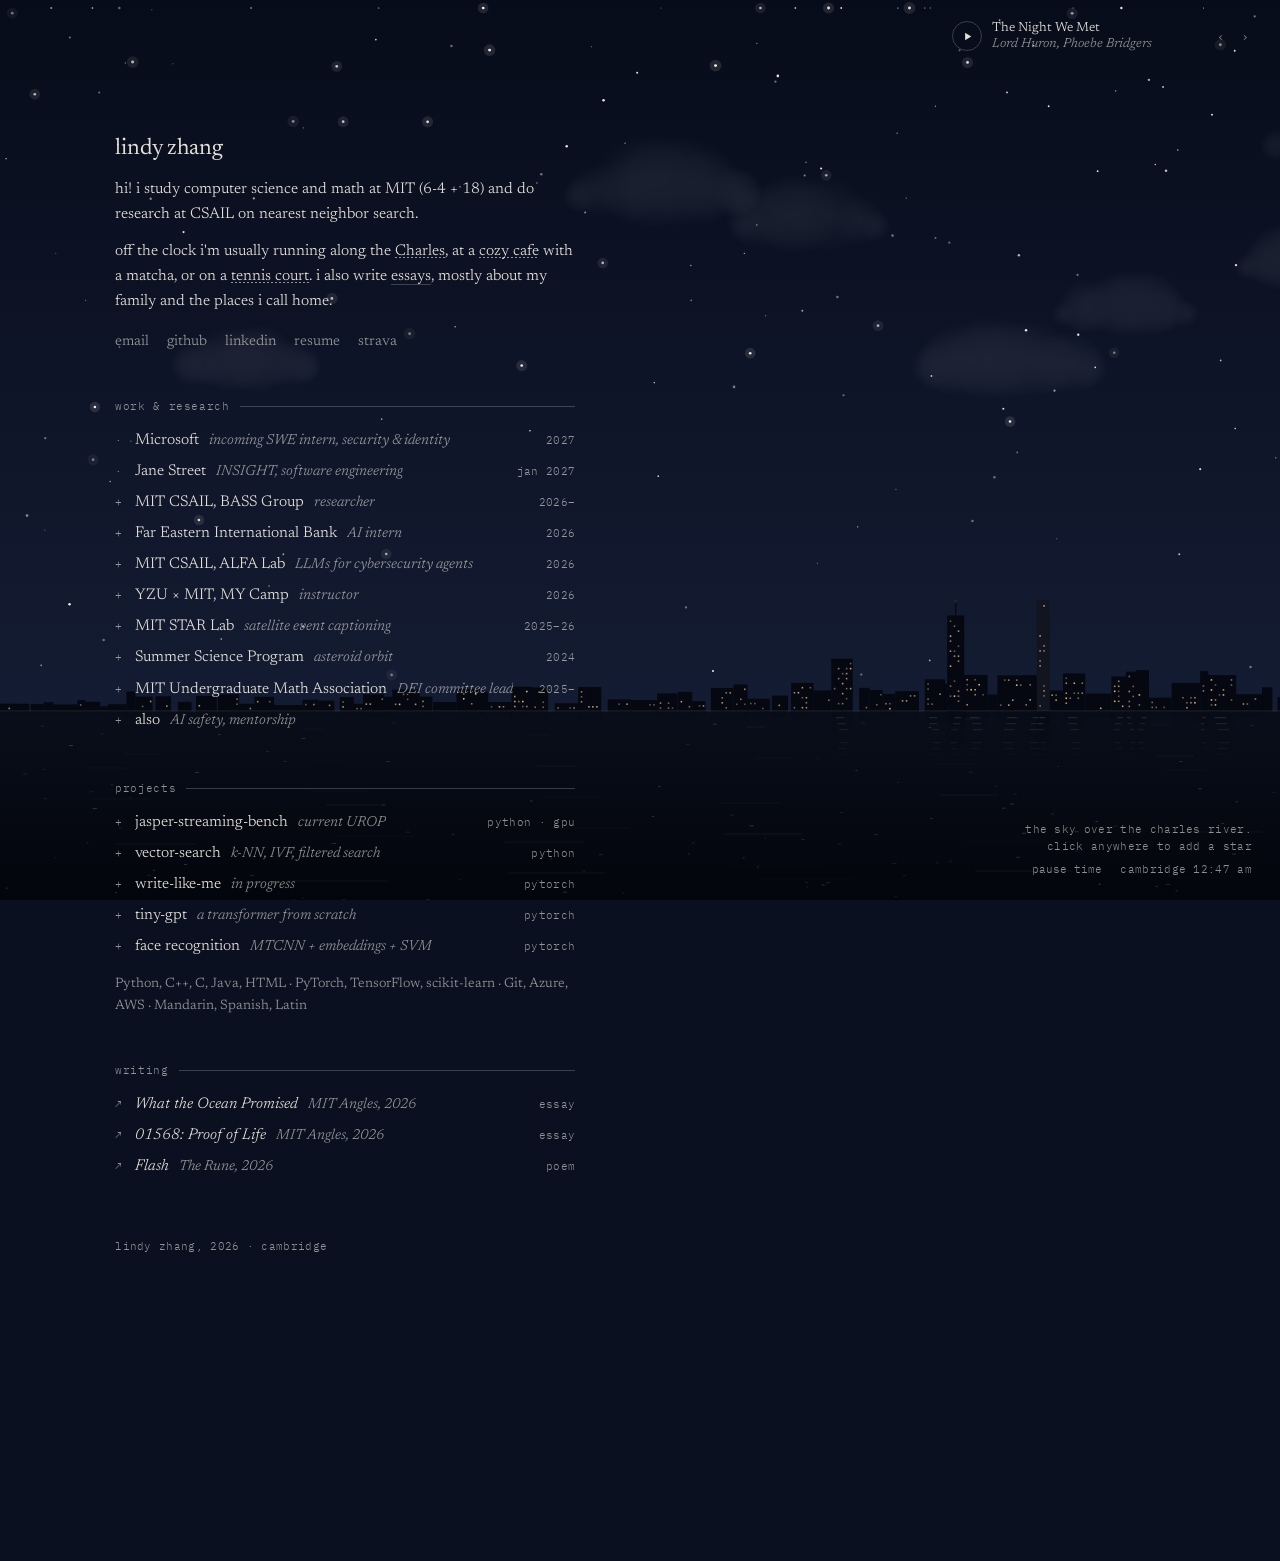
<file: index.html>
<!DOCTYPE html>
<html lang="en">
<head>
<meta charset="UTF-8">
<meta name="viewport" content="width=device-width, initial-scale=1.0">
<title>Lindy Zhang</title>
<meta name="description" content="Lindy Zhang, CS and math at MIT. Research, projects, and personal essays.">
<meta name="theme-color" content="#0a1020">
<link rel="icon" href="favicon.svg" type="image/svg+xml">
<link rel="apple-touch-icon" href="apple-touch-icon.png">

<meta property="og:type" content="website">
<meta property="og:url" content="https://lindy-zhang.github.io/">
<meta property="og:title" content="Lindy Zhang">
<meta property="og:description" content="CS and math at MIT. Research, projects, and personal essays.">
<meta property="og:image" content="https://lindy-zhang.github.io/og-image.png">
<meta property="og:image:width" content="1200">
<meta property="og:image:height" content="630">
<meta name="twitter:card" content="summary_large_image">

<link rel="preconnect" href="https://fonts.googleapis.com">
<link rel="preconnect" href="https://fonts.gstatic.com" crossorigin>
<link href="https://fonts.googleapis.com/css2?family=Newsreader:ital,opsz,wght@0,6..72,300..500;1,6..72,300..500&family=IBM+Plex+Mono:wght@400&display=swap" rel="stylesheet">

<style>
  /* =========================================================
     COLORS
     The sky changes with the real time of day in Cambridge, so
     the text color is set by the script at the bottom of the page.
     --ink is written as "r, g, b" so it can be used with any opacity.
     ========================================================= */
  :root{
    --ink: 240, 236, 226;
    --text: rgba(var(--ink), .94);
    --muted: rgba(var(--ink), .60);
    --faint: rgba(var(--ink), .22);
    --serif: 'Newsreader', Georgia, serif;
    --mono: 'IBM Plex Mono', ui-monospace, monospace;
    --ease: cubic-bezier(.22,.8,.24,1);
  }
  *{box-sizing:border-box; margin:0; padding:0;}
  html{background:#0a1020;}
  body{
    font-family:var(--serif); font-weight:350; font-size:15.5px; line-height:1.62;
    color:var(--text); -webkit-font-smoothing:antialiased;
    min-height:100vh; transition:color 1.2s ease;
    font-optical-sizing:auto;
  }
  a{color:inherit; text-decoration:none;}
  button{font:inherit; color:inherit; background:none; border:0; cursor:pointer; text-align:left;}
  ::selection{background:rgba(var(--ink), .9); color:#111;}

  /* the live sky sits behind everything */
  #sky{position:fixed; inset:0; width:100%; height:100%; z-index:0; display:block;}

  /* =========================================================
     LAYOUT: one quiet column on the left
     ========================================================= */
  main{
    position:relative; z-index:2;
    width:min(460px, 100% - 48px);
    margin-left:clamp(24px, 9vw, 150px);
    padding:clamp(72px, 15vh, 150px) 0 34vh;
  }
  section{margin-top:44px;}
  .label{
    font-family:var(--mono); font-size:10.5px; letter-spacing:.06em;
    color:var(--muted); margin-bottom:10px; display:flex; align-items:center; gap:10px;
  }
  .label::after{content:""; height:1px; flex:1; background:var(--faint); transform-origin:left; transform:scaleX(0); transition:transform 1.4s var(--ease) .2s;}
  .label.in::after{transform:scaleX(1);}

  h1{font-weight:400; font-size:23px; letter-spacing:-.005em; line-height:1.2; margin-bottom:14px;}
  h1 em{font-style:italic;}
  .intro p{margin-bottom:12px; color:var(--text);}
  .intro p.quiet{color:var(--muted);}

  /* inline words that reveal a photo on hover */
  .peek{
    cursor:default; white-space:nowrap;
    background-image:linear-gradient(to right, var(--muted) 50%, transparent 50%);
    background-size:4px 1px; background-repeat:repeat-x; background-position:0 92%;
    transition:color .3s;
  }
  .peek:hover{color:rgba(var(--ink),1);}

  .links{display:flex; flex-wrap:wrap; gap:4px 18px; margin-top:16px; font-size:14.5px;}
  .links a{position:relative; color:var(--muted); transition:color .25s;}
  .links a::after{
    content:""; position:absolute; left:0; right:0; bottom:1px; height:1px;
    background:currentColor; transform:scaleX(0); transform-origin:right; transition:transform .35s var(--ease);
  }
  .links a:hover{color:var(--text);}
  .links a:hover::after{transform:scaleX(1); transform-origin:left;}

  /* =========================================================
     ROWS: used for work, projects and writing.
     .row-head is the one-line title; .row-body is the hidden part
     that opens when you click (only on rows with a body).
     ========================================================= */
  .row{border-radius:4px;}
  .row-head{
    width:100%; display:flex; align-items:baseline; gap:10px;
    padding:3px 0; transition:padding .35s var(--ease);
  }
  .row-head .t{transition:transform .35s var(--ease);}
  .row-head .sub{color:var(--muted); font-style:italic; font-size:14.5px; white-space:nowrap; overflow:hidden; text-overflow:ellipsis; min-width:0;}
  .row-head .y{
    margin-left:auto; flex-shrink:0; font-family:var(--mono); font-size:10.5px; color:var(--muted);
    letter-spacing:.03em; padding-left:12px;
  }
  .row-head .mark{
    display:inline-block; width:10px; flex-shrink:0; color:var(--muted); font-family:var(--mono); font-size:11px;
    transition:transform .35s var(--ease), color .25s; transform-origin:50% 55%;
  }
  .row-head:hover .t, .row.open .row-head .t{transform:translateX(3px);}
  .row-head.static{cursor:default;}
  .row-head.static:hover .t{transform:none;}
  .row-head:hover .mark{color:var(--text);}
  .row.open .mark{transform:rotate(45deg);}
  a.row-head:hover .mark{transform:translate(2px,-2px);}

  .row-body{display:grid; grid-template-rows:0fr; transition:grid-template-rows .55s var(--ease);}
  .row.open .row-body{grid-template-rows:1fr;}
  .row-body > div{overflow:hidden; min-height:0;}
  .row-body .inner{
    padding:4px 0 12px 20px; color:var(--muted); font-size:14.5px;
    opacity:0; transform:translateY(-4px); transition:opacity .4s ease, transform .5s var(--ease);
  }
  .row.open .row-body .inner{opacity:1; transform:none; transition-delay:.12s;}
  .row-body p + p{margin-top:8px;}
  .row-body a{border-bottom:1px solid var(--faint); color:var(--text); transition:border-color .25s;}
  .row-body a:hover{border-color:var(--text);}
  .row-body .meta{font-family:var(--mono); font-size:10.5px; letter-spacing:.03em; margin-bottom:6px;}

  .skills{margin-top:12px; color:var(--muted); font-size:13.5px;}

  footer{margin-top:56px; font-family:var(--mono); font-size:10.5px; color:var(--muted); letter-spacing:.03em;}

  /* =========================================================
     FIXED CORNERS: a caption for the sky on the left,
     the Cambridge clock and controls on the right
     ========================================================= */
  .corner{
    position:fixed; z-index:3; bottom:22px;
    font-family:var(--mono); font-size:10.5px; letter-spacing:.03em; color:var(--muted);
  }
  .corner.l{right:28px; bottom:46px; max-width:330px; text-wrap:balance; line-height:1.55; text-align:right; transition:opacity .6s;}
  .corner.l.hide{opacity:0;}
  .corner.r{right:28px; display:flex; gap:18px; align-items:center;}
  .corner button{color:var(--muted); transition:color .25s; font-family:var(--mono); font-size:10.5px;}
  .corner button:hover{color:var(--text);}
  @media (max-width:760px){
    .corner.l{display:none;}
    .corner.r{left:14px; right:14px; justify-content:space-between; bottom:12px; padding:8px 12px;
              border-radius:999px; background:rgba(var(--ink), .07); backdrop-filter:blur(10px); -webkit-backdrop-filter:blur(10px);}
    main{padding-bottom:22vh;}
  }
  @media (max-width:560px){
    .row-head .sub{display:none;}
  }


  /* =========================================================
     MUSIC: a small "on repeat" player in the top right corner.
     It plays through Spotify's official embed, which opens
     underneath when you press play.
     ========================================================= */
  .music{
    position:fixed; z-index:3; top:20px; right:28px; width:300px;
    opacity:0; transform:translateY(-6px); transition:opacity 1s ease .9s, transform 1s var(--ease) .9s;
  }
  .music.ready{opacity:1; transform:none;}
  .m-row{display:flex; align-items:center; gap:10px;}
  .m-play{width:30px; height:30px; flex-shrink:0; border-radius:50%; display:grid; place-items:center;
          border:1px solid var(--faint); color:var(--text); transition:border-color .25s, transform .25s var(--ease);}
  .m-play:hover{border-color:var(--muted); transform:scale(1.06);}
  .m-play svg{width:11px; height:11px;}
  .music.playing .m-play svg.play, .music:not(.playing) .m-play svg.pause{display:none;}
  .m-text{display:flex; flex-direction:column; min-width:0; flex:1; font-size:13px; line-height:1.25;}
  .m-title{color:var(--text); white-space:nowrap; overflow:hidden; text-overflow:ellipsis; transition:opacity .3s;}
  .m-artist{color:var(--muted); font-style:italic; white-space:nowrap; overflow:hidden; text-overflow:ellipsis; transition:opacity .3s;}
  .m-text.swap .m-title, .m-text.swap .m-artist{opacity:0;}
  .m-skip{color:var(--muted); font-family:var(--mono); font-size:13px; padding:4px 3px; transition:color .2s;}
  .m-skip:hover{color:var(--text);}
  .m-eq{display:flex; gap:2px; align-items:flex-end; height:10px; flex-shrink:0; opacity:0; transition:opacity .4s;}
  .m-eq i{width:2px; height:3px; background:var(--muted); border-radius:1px;}
  .music.playing .m-eq{opacity:1;}
  .music.playing .m-eq i{animation:eq 1s ease-in-out infinite;}
  .music.playing .m-eq i:nth-child(2){animation-delay:-.35s; animation-duration:.8s;}
  .music.playing .m-eq i:nth-child(3){animation-delay:-.7s; animation-duration:1.15s;}
  @keyframes eq{0%,100%{height:3px} 50%{height:10px}}
  .m-embed{display:grid; grid-template-rows:0fr; transition:grid-template-rows .6s var(--ease);}
  .music.open .m-embed{grid-template-rows:1fr;}
  .m-embed > div{overflow:hidden; min-height:0;}
  .m-embed .frame{margin-top:10px; border-radius:12px; overflow:hidden; height:80px;
                  box-shadow:0 14px 34px -18px rgba(0,0,0,.6);}
  .m-embed iframe{display:block; border:0;}
  @media (max-width:760px){
    .music{top:14px; right:14px; left:14px; width:auto;}
    main{padding-top:180px;}
  }

  /* floating photo for .peek words */
  #photo{
    position:fixed; z-index:4; left:0; top:0; width:190px; pointer-events:none;
    opacity:0; transform:translate3d(-999px,0,0); transition:opacity .35s ease;
    box-shadow:0 22px 50px -18px rgba(0,0,0,.55);
  }
  #photo.show{opacity:1;}
  #photo img{display:block; width:100%; height:auto; border-radius:3px;}

  /* entrance: lines rise in one after another */
  .rise{opacity:0; transform:translateY(10px); filter:blur(5px);
        transition:opacity .9s ease, transform 1s var(--ease), filter 1s ease;}
  .rise.in{opacity:1; transform:none; filter:none;}

  .sr{position:absolute; width:1px; height:1px; overflow:hidden; clip:rect(0 0 0 0);}

  @media (prefers-reduced-motion: reduce){
    *{transition:none !important;}
    .rise{opacity:1; transform:none; filter:none;}
  }
</style>
</head>
<body>

<canvas id="sky" aria-hidden="true"></canvas>
<div id="photo" aria-hidden="true"><img alt=""></div>

<main>

  <!-- ================= INTRO ================= -->
  <div class="intro">
    <h1 class="rise">lindy zhang</h1>
    <p class="rise">hi! i study computer science and math at MIT (6-4 + 18) and do research at CSAIL on nearest neighbor search.</p>
    <p class="rise">off the clock i'm usually running along the <span class="peek" data-img="assets/travel-walk.jpg">Charles</span>, at a <span class="peek" data-img="assets/travel-alley.jpg">cozy cafe</span> with a matcha, or on a <span class="peek" data-img="assets/tennis-action.jpg">tennis court</span>. i also write <a href="#writing" style="border-bottom:1px solid var(--faint)">essays</a>, mostly about my family and the places i call home.</p>
    <div class="links rise">
      <a href="mailto:lwzhang@mit.edu">email</a>
      <a href="https://github.com/lindy-zhang" target="_blank" rel="noopener">github</a>
      <a href="https://www.linkedin.com/in/lindywzhang" target="_blank" rel="noopener">linkedin</a>
      <a href="resume.pdf" target="_blank" rel="noopener">resume</a>
      <a href="https://www.strava.com/athletes/120327915" target="_blank" rel="noopener">strava</a>
    </div>
  </div>

  <!-- ================= WORK =================
       To add a job: copy one whole <div class="row">...</div> block,
       paste it where you want it, and edit the text. -->
  <section id="work">
    <div class="label rise">work &amp; research</div>

    <div class="row rise">
      <div class="row-head static"><span class="mark">·</span><span class="t">Microsoft</span><span class="sub">incoming SWE intern, security &amp; identity</span><span class="y">2027</span></div>
    </div>

    <div class="row rise">
      <div class="row-head static"><span class="mark">·</span><span class="t">Jane Street</span><span class="sub">INSIGHT, software engineering</span><span class="y">jan 2027</span></div>
    </div>

    <div class="row rise">
      <button class="row-head" aria-expanded="false"><span class="mark">+</span><span class="t">MIT CSAIL, BASS Group</span><span class="sub">researcher</span><span class="y">2026–</span></button>
      <div class="row-body"><div><div class="inner">
        <p class="meta">sep 2026 – now · cambridge</p>
        <p>researching dynamic approximate nearest neighbor search. i'm working on FastDANN, an SSD-resident graph index that absorbs continuous inserts and deletes without full scans or merge latency spikes, and benchmarking the Jasper GPU index on streaming workloads (see <em>jasper-streaming-bench</em> under projects).</p>
        <p>i also built a Python simulation of Terminus early termination on a streaming Vamana graph, which showed that a fixed stopping threshold loses much of its recall as the index grows.</p>
      </div></div></div>
    </div>

    <div class="row rise">
      <button class="row-head" aria-expanded="false"><span class="mark">+</span><span class="t">Far Eastern International Bank</span><span class="sub">AI intern</span><span class="y">2026</span></button>
      <div class="row-body"><div><div class="inner">
        <p class="meta">jun – aug 2026 · <span class="peek" data-img="assets/travel-blossoms.jpg">taipei</span> · web3 banking and AI, corporate banking group</p>
        <p>built and debugged a Python pipeline that scores real bank transactions for money laundering risk, then spent a lot of time tuning it so it stopped flagging innocent ones.</p>
        <p>designed a RAG pipeline to automate risk-review reports that used to be written by hand, with citation grounding and consistency checks so every claim traces back to a source. also dug into how Web3 could actually be useful for a bank, from cross-border payments to stablecoins.</p>
      </div></div></div>
    </div>

    <div class="row rise">
      <button class="row-head" aria-expanded="false"><span class="mark">+</span><span class="t">MIT CSAIL, ALFA Lab</span><span class="sub">LLMs for cybersecurity agents</span><span class="y">2026</span></button>
      <div class="row-body"><div><div class="inner">
        <p class="meta">jan – aug 2026 · cambridge</p>
        <p>built an LLM pipeline that links software vulnerabilities (CVEs) to the weaknesses and attack techniques behind them (CWE and MITRE ATT&amp;CK), treating each link as something to score and rank rather than a yes or no guess, which cut down on false matches.</p>
        <p>noticed the dataset had roughly three times more links than it should, and traced it back to how the CWE hierarchy was being flattened in our knowledge graph. that finding shaped the lab's pipeline redesign.</p>
      </div></div></div>
    </div>

    <div class="row rise">
      <button class="row-head" aria-expanded="false"><span class="mark">+</span><span class="t">YZU × MIT, MY Camp</span><span class="sub">instructor</span><span class="y">2026</span></button>
      <div class="row-body"><div><div class="inner">
        <p class="meta">summer 2026 · <span class="peek" data-img="assets/camp-collage.jpg">taoyuan</span></p>
        <p>lead instructor for two weeks, teaching machine learning, Python, and English to YZU students and high schoolers, and mentoring student teams through their <span class="peek" data-img="assets/camp-speaking.jpg">final presentations</span>.</p>
      </div></div></div>
    </div>

    <div class="row rise">
      <button class="row-head" aria-expanded="false"><span class="mark">+</span><span class="t">MIT STAR Lab</span><span class="sub">satellite event captioning</span><span class="y">2025–26</span></button>
      <div class="row-body"><div><div class="inner">
        <p class="meta">dec 2025 – feb 2026 · cambridge</p>
        <p>helped build one of the first datasets pairing satellite images over time with captions of what happened, cleaning up LLM-written captions against the actual imagery and news coverage, and tested how well LLMs describe events when they have to reason about what changed.</p>
      </div></div></div>
    </div>

    <div class="row rise">
      <button class="row-head" aria-expanded="false"><span class="mark">+</span><span class="t">Summer Science Program</span><span class="sub">asteroid orbit</span><span class="y">2024</span></button>
      <div class="row-body"><div><div class="inner">
        <p class="meta">jun – jul 2024 · milledgeville, ga</p>
        <p>worked out the orbit of asteroid A910 LC from our own telescope observations using Python and Monte Carlo simulation, and co-authored the results we submitted to the Minor Planet Center.</p>
      </div></div></div>
    </div>

    <div class="row rise">
      <button class="row-head" aria-expanded="false"><span class="mark">+</span><span class="t">MIT Undergraduate Math Association</span><span class="sub">DEI committee lead</span><span class="y">2025–</span></button>
      <div class="row-body"><div><div class="inner">
        <p class="meta">sep 2025 – now · cambridge</p>
        <p>organizing department initiatives and faculty luncheons to make the math community more inclusive and to bridge students and the Math Department administration. i also run the UMA Mentorship Program, pairing upperclassmen with students in introductory proof-based courses.</p>
      </div></div></div>
    </div>

    <div class="row rise">
      <button class="row-head" aria-expanded="false"><span class="mark">+</span><span class="t">also</span><span class="sub">AI safety, mentorship</span><span class="y"></span></button>
      <div class="row-body"><div><div class="inner">
        <p>AISF Fellow with MIT AI Alignment. Mentorship Chair for MIT Women in AI, helping more women and underrepresented students find their place in CS and AI.</p>
      </div></div></div>
    </div>
  </section>

  <!-- ================= PROJECTS ================= -->
  <section id="projects">
    <div class="label rise">projects</div>

    <div class="row rise">
      <button class="row-head" aria-expanded="false"><span class="mark">+</span><span class="t">jasper-streaming-bench</span><span class="sub">current UROP</span><span class="y">python · gpu</span></button>
      <div class="row-body"><div><div class="inner">
        <p class="meta">BASS Group, MIT CSAIL · fall 2026</p>
        <p>a benchmark harness for running Jasper, a GPU graph index for vector search, under streaming workloads where vectors are constantly being inserted and deleted, including the CANDOR-Bench datasets and runbooks. it tracks insert throughput, search speed, recall over time, and GPU utilization and memory, to answer questions like how batch size and insert/delete patterns change performance, and whether small batches leave the GPU sitting idle.</p>
        <p>it also has a CPU mock of Jasper so the harness's bookkeeping can be tested without a GPU, and dataset "fingerprints" (intrinsic dimensionality, hubness, how clustered the data is) that try to predict which datasets will be hard for graph indexes.</p>
        <p><a href="https://github.com/lindy-zhang/jasper-streaming-bench" target="_blank" rel="noopener">github ↗</a></p>
      </div></div></div>
    </div>

    <div class="row rise">
      <button class="row-head" aria-expanded="false"><span class="mark">+</span><span class="t">vector-search</span><span class="sub">k-NN, IVF, filtered search</span><span class="y">python</span></button>
      <div class="row-body"><div><div class="inner">
        <p>a small vector search engine i built to understand retrieval: a brute-force k-NN baseline, an IVF index, and filtered search, benchmarked on the tradeoff between recall and latency. i'm building it alongside the nearest neighbor papers i've been reading for my research.</p>
        <p><a href="https://github.com/lindy-zhang/vector-search" target="_blank" rel="noopener">github ↗</a></p>
      </div></div></div>
    </div>

    <div class="row rise">
      <button class="row-head" aria-expanded="false"><span class="mark">+</span><span class="t">write-like-me</span><span class="sub">in progress</span><span class="y">pytorch</span></button>
      <div class="row-body"><div><div class="inner">
        <p>can a tiny language model learn to write like me? i pretrained a small character-level GPT on public-domain essays by Emerson, Lamb, and Montaigne, then fine-tuned it on about 17,000 words of my own writing. within a few minutes of fine-tuning it shifted into my voice and subjects, so now i'm measuring where it stops writing like me and starts quoting me.</p>
        <p><a href="https://github.com/lindy-zhang/write-like-me" target="_blank" rel="noopener">github ↗</a></p>
      </div></div></div>
    </div>

    <div class="row rise">
      <button class="row-head" aria-expanded="false"><span class="mark">+</span><span class="t">tiny-gpt</span><span class="sub">a transformer from scratch</span><span class="y">pytorch</span></button>
      <div class="row-body"><div><div class="inner">
        <p>a GPT-style Transformer built from scratch as a PyTorch review exercise: attention, causal masking, the training loop, and sampling.</p>
        <p><a href="https://github.com/lindy-zhang/tiny-gpt" target="_blank" rel="noopener">github ↗</a></p>
      </div></div></div>
    </div>

    <div class="row rise">
      <button class="row-head" aria-expanded="false"><span class="mark">+</span><span class="t">face recognition</span><span class="sub">MTCNN + embeddings + SVM</span><span class="y">pytorch</span></button>
      <div class="row-body"><div><div class="inner">
        <p>an end-to-end pipeline: MTCNN finds and aligns faces, InceptionResnetV1 turns them into embeddings, and an SVM classifies identities, with a nearest-neighbor distance check to flag faces it hasn't seen before.</p>
        <p><a href="https://github.com/lindy-zhang/face-recognition-pytorch" target="_blank" rel="noopener">github ↗</a></p>
      </div></div></div>
    </div>

    <p class="skills rise">Python, C++, C, Java, HTML · PyTorch, TensorFlow, scikit-learn · Git, Azure, AWS · Mandarin, Spanish, Latin</p>
  </section>

  <!-- ================= WRITING =================
       Writing rows are plain links: <a class="row-head" href="...">  -->
  <section id="writing">
    <div class="label rise">writing</div>

    <div class="row rise">
      <a class="row-head" href="https://cmsw.mit.edu/angles/2026/ocean-promised/" target="_blank" rel="noopener"><span class="mark">↗</span><span class="t"><em>What the Ocean Promised</em></span><span class="sub">MIT Angles, 2026</span><span class="y">essay</span></a>
    </div>
    <div class="row rise">
      <a class="row-head" href="https://cmsw.mit.edu/angles/2026/proof-of-life/" target="_blank" rel="noopener"><span class="mark">↗</span><span class="t"><em>01568: Proof of Life</em></span><span class="sub">MIT Angles, 2026</span><span class="y">essay</span></a>
    </div>
    <div class="row rise">
      <a class="row-head" href="writing/flash.html"><span class="mark">↗</span><span class="t"><em>Flash</em></span><span class="sub">The Rune, 2026</span><span class="y">poem</span></a>
    </div>
  </section>

  <footer class="rise">lindy zhang, 2026 · cambridge</footer>
</main>

<!-- ================= MUSIC =================
     The song list lives in the script at the bottom (search for SONGS). -->
<div class="music" id="music">
  <div class="m-row">
    <button class="m-play" aria-label="play">
      <svg class="play" viewBox="0 0 16 16" fill="currentColor"><path d="M4.5 2.5v11l9-5.5z"/></svg>
      <svg class="pause" viewBox="0 0 16 16" fill="currentColor"><path d="M4 2.5h3v11H4zM9.5 2.5h3v11h-3z"/></svg>
    </button>
    <div class="m-text">
      <span class="m-title"></span>
      <span class="m-artist"></span>
    </div>
    <span class="m-eq" aria-hidden="true"><i></i><i></i><i></i></span>
    <button class="m-skip" id="mprev" aria-label="previous song">‹</button>
    <button class="m-skip" id="mnext" aria-label="next song">›</button>
  </div>
  <div class="m-embed"><div><div class="frame"><div id="spotify"></div></div></div></div>
</div>

<div class="corner l" id="caption">the sky over the charles river. click anywhere to add a star</div>
<div class="corner r">
  <button id="pause">pause time</button>
  <span id="clock">cambridge</span>
</div>

<script src="sky.js"></script>
<script>
/* ============================================================
   1. ENTRANCE + ROWS + PHOTO PEEKS
   ============================================================ */
(() => {
  // lines rise in one after another
  const rise = [...document.querySelectorAll('.rise')];
  const io = new IntersectionObserver(es => es.forEach(e => {
    if (e.isIntersecting){
      const i = rise.indexOf(e.target);
      e.target.style.transitionDelay = (Math.min(i, 12) * 55) + 'ms';
      e.target.classList.add('in');
      e.target.querySelectorAll('.label').forEach(l => l.classList.add('in'));
      if (e.target.classList.contains('label')) e.target.classList.add('in');
      io.unobserve(e.target);
    }
  }), {threshold:.1});
  rise.forEach(el => io.observe(el));

  // click a row to open it
  document.querySelectorAll('button.row-head').forEach(b => {
    b.addEventListener('click', () => {
      const row = b.closest('.row');
      const open = row.classList.toggle('open');
      b.setAttribute('aria-expanded', open);
    });
  });

  // photos that float next to the cursor
  const box = document.getElementById('photo'), img = box.querySelector('img');
  let tx = 0, ty = 0, x = 0, y = 0, rot = 0, active = false, raf = null;
  const touch = matchMedia('(hover: none)').matches;
  // preload so the first hover is instant
  document.querySelectorAll('.peek').forEach(p => { const i = new Image(); i.src = p.dataset.img; });

  function loop(){
    x += (tx - x) * .16; y += (ty - y) * .16;
    const vx = (tx - x);
    rot += ((Math.max(-8, Math.min(8, vx * .12))) - rot) * .12;
    box.style.transform = `translate3d(${x}px,${y}px,0) rotate(${rot}deg)`;
    if (active || Math.abs(tx - x) > .5) raf = requestAnimationFrame(loop); else raf = null;
  }
  function place(e){
    const w = 190, h = w * (img.naturalHeight / img.naturalWidth || .75);
    tx = Math.min(innerWidth - w - 16, e.clientX + 22);
    ty = Math.max(16, Math.min(innerHeight - h - 16, e.clientY - h * .5));
  }
  document.querySelectorAll('.peek').forEach(p => {
    const show = e => {
      img.src = p.dataset.img; place(e);
      if (!active){ x = tx; y = ty + 12; }
      active = true; box.classList.add('show');
      if (!raf) raf = requestAnimationFrame(loop);
    };
    const hide = () => { active = false; box.classList.remove('show'); };
    if (touch){
      p.addEventListener('click', e => {
        e.stopPropagation();
        if (box.classList.contains('show') && img.src.endsWith(p.dataset.img)) return hide();
        show(e); clearTimeout(p._t); p._t = setTimeout(hide, 2600);
      });
    } else {
      p.addEventListener('pointerenter', show);
      p.addEventListener('pointermove', place);
      p.addEventListener('pointerleave', hide);
    }
  });
})();

/* ============================================================
   2. MUSIC
   Songs play through Spotify's official embed. To change the list,
   copy a song's link in Spotify (Share > Copy Song Link) and paste
   the part after /track/ as its id.
   ============================================================ */
(() => {
  const SONGS = [
    {title:'The Night We Met',  artist:'Lord Huron, Phoebe Bridgers', id:'5w6AIoPmHgKkaHXMZ7JThA'},
    {title:'Bags',              artist:'Clairo',                      id:'1wicceeNVtcnym2YjiOmyj'},
    {title:'No One Noticed',    artist:'The Marías',                  id:'40QmyP1PmvFYjs8CzYsXA7'},
    {title:'Show Me How',       artist:'Men I Trust',                 id:'01TyFEZu6mHbffsVfxgrFn'},
    {title:'Ends of the Earth', artist:'Lord Huron',                  id:'4yyg2J2uXOjCtCyT64984C'},
    {title:'Kingston',          artist:'Faye Webster',                id:'5WbfFTuIldjL9x7W6y5l7R'},
    {title:'Hush',              artist:'The Marías',                  id:'04kybb0HCt1uaTBgYkSgwQ'},
  ];
  const box = document.getElementById('music');
  const text = box.querySelector('.m-text');
  const tEl = box.querySelector('.m-title'), aEl = box.querySelector('.m-artist');
  const playBtn = box.querySelector('.m-play');
  let i = Math.floor(Math.random() * SONGS.length);
  let controller = null, wantPlay = false;

  function show(){
    text.classList.add('swap');
    setTimeout(() => { tEl.textContent = SONGS[i].title; aEl.textContent = SONGS[i].artist; text.classList.remove('swap'); }, 180);
  }
  tEl.textContent = SONGS[i].title; aEl.textContent = SONGS[i].artist;
  requestAnimationFrame(() => box.classList.add('ready'));

  const uri = () => 'spotify:track:' + SONGS[i].id;
  function go(step){
    i = (i + step + SONGS.length) % SONGS.length; show();
    if (controller){ controller.loadUri(uri()); if (box.classList.contains('open')) { wantPlay = true; controller.play(); } }
  }
  document.getElementById('mprev').onclick = () => go(-1);
  document.getElementById('mnext').onclick = () => go(1);

  playBtn.addEventListener('click', () => {
    // if Spotify's player could not load, just open the song on Spotify
    if (!controller){ window.open('https://open.spotify.com/track/' + SONGS[i].id, '_blank', 'noopener'); return; }
    if (!box.classList.contains('open')){ box.classList.add('open'); wantPlay = true; controller.play(); return; }
    controller.togglePlay();
  });

  // load Spotify's embed API
  window.onSpotifyIframeApiReady = api => {
    api.createController(document.getElementById('spotify'), {uri: uri(), width: '100%', height: 80}, c => {
      controller = c;
      c.addListener('playback_update', e => {
        const playing = !e.data.isPaused && !e.data.isBuffering;
        box.classList.toggle('playing', playing);
        playBtn.setAttribute('aria-label', playing ? 'pause' : 'play');
        // when a song ends, move on to the next one
        if (e.data.duration && e.data.position >= e.data.duration - 300 && e.data.isPaused && wantPlay){ go(1); }
      });
    });
  };
  const sc = document.createElement('script');
  sc.src = 'https://open.spotify.com/embed/iframe-api/v1'; sc.async = true;
  document.body.appendChild(sc);
})();
</script>
</body>
</html>
</file>
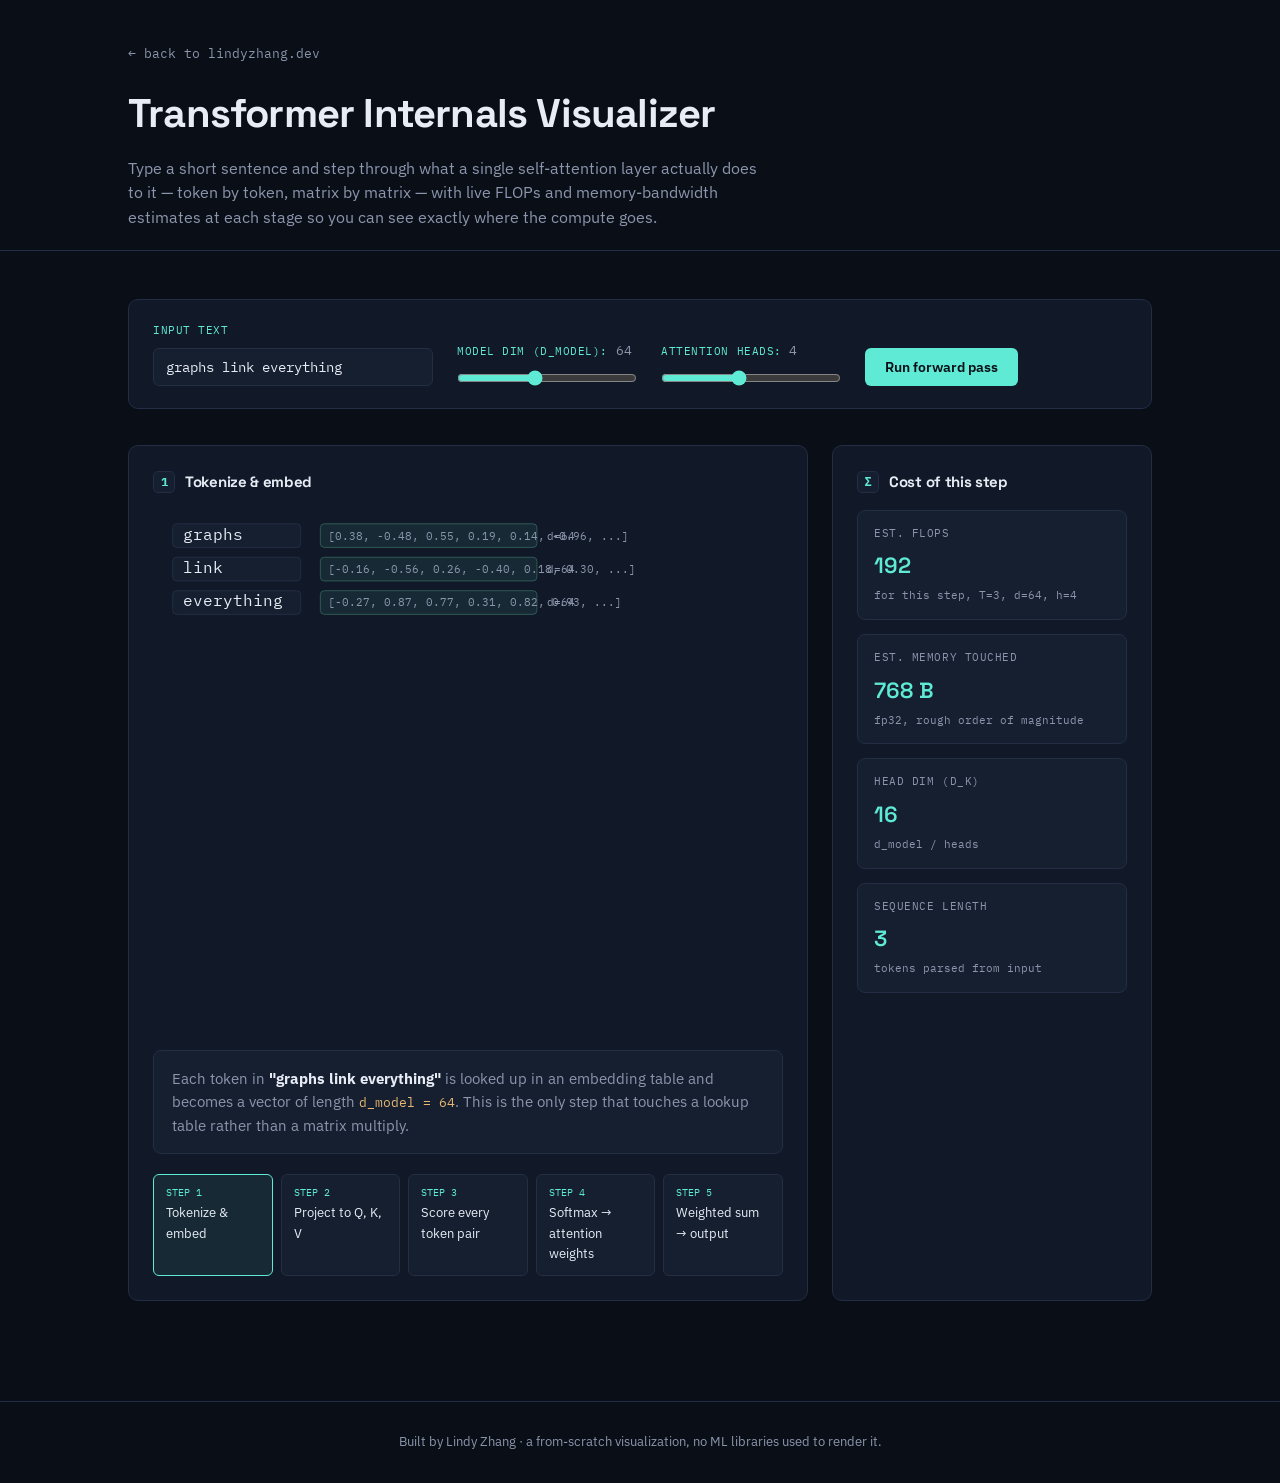
<file: projects/attention-visualizer.html>
<!DOCTYPE html>
<html lang="en">
<head>
<meta charset="UTF-8">
<meta name="viewport" content="width=device-width, initial-scale=1.0">
<title>Transformer Internals Visualizer — Lindy Zhang</title>
<link rel="preconnect" href="https://fonts.googleapis.com">
<link href="https://fonts.googleapis.com/css2?family=Space+Grotesk:wght@500;600;700&family=IBM+Plex+Sans:wght@400;500;600&family=IBM+Plex+Mono:wght@400;500&display=swap" rel="stylesheet">
<style>
  :root{
    --ink:#0A0E17; --panel:#111827; --panel-2:#161F30; --line:#232E44;
    --text:#E7ECF5; --muted:#8B96AD; --accent:#5EEAD4; --accent-dim:#2E5B54; --gold:#E8B872;
  }
  *{box-sizing:border-box; margin:0; padding:0;}
  body{background:var(--ink); color:var(--text); font-family:'IBM Plex Sans',sans-serif; line-height:1.6;}
  .mono{font-family:'IBM Plex Mono',monospace;}
  h1,h2,h3{font-family:'Space Grotesk',sans-serif; letter-spacing:-0.02em;}
  .wrap{max-width:1080px; margin:0 auto; padding:0 28px;}
  header{padding:40px 0 20px; border-bottom:1px solid var(--line);}
  .back{font-family:'IBM Plex Mono',monospace; font-size:13px; color:var(--muted); text-decoration:none;}
  .back:hover{color:var(--accent);}
  header h1{font-size:clamp(28px,4vw,40px); margin:16px 0 10px;}
  header p{color:var(--muted); max-width:640px; font-size:15.5px;}

  main{padding:48px 0 100px;}

  .controls{
    display:flex; gap:24px; flex-wrap:wrap; align-items:flex-end;
    background:var(--panel); border:1px solid var(--line); border-radius:10px;
    padding:22px 24px; margin-bottom:36px;
  }
  .ctrl{display:flex; flex-direction:column; gap:8px;}
  .ctrl label{font-family:'IBM Plex Mono',monospace; font-size:11px; color:var(--accent); text-transform:uppercase; letter-spacing:0.05em;}
  .ctrl input[type=text]{
    background:var(--panel-2); border:1px solid var(--line); border-radius:6px; color:var(--text);
    padding:9px 12px; font-family:'IBM Plex Mono',monospace; font-size:14px; width:280px;
  }
  .ctrl input[type=range]{width:180px; accent-color:var(--accent);}
  .ctrl .val{font-family:'IBM Plex Mono',monospace; font-size:13px; color:var(--muted);}
  .btn{
    background:var(--accent); color:var(--ink); border:none; border-radius:6px;
    padding:10px 20px; font-weight:600; font-size:14px; cursor:pointer; font-family:'IBM Plex Sans',sans-serif;
    transition:background .2s;
  }
  .btn:hover{background:#7FF3DE;}

  .stage{
    display:grid; grid-template-columns:1fr 320px; gap:24px;
  }
  @media(max-width:860px){.stage{grid-template-columns:1fr;}}

  .panel{
    background:var(--panel); border:1px solid var(--line); border-radius:10px; padding:24px;
  }
  .panel h3{font-size:15px; margin-bottom:16px; display:flex; align-items:center; gap:10px;}
  .panel h3 .step-num{
    width:22px; height:22px; border-radius:5px; background:var(--panel-2); border:1px solid var(--line);
    display:flex; align-items:center; justify-content:center; font-family:'IBM Plex Mono',monospace; font-size:12px; color:var(--accent);
  }

  #viz{min-height:520px;}
  svg{width:100%; height:auto; display:block;}
  .tok-label{font-family:'IBM Plex Mono',monospace; font-size:11px; fill:var(--muted);}
  .head-label{font-family:'IBM Plex Mono',monospace; font-size:10px; fill:var(--muted); text-transform:uppercase;}

  .metrics{display:flex; flex-direction:column; gap:14px;}
  .metric{
    background:var(--panel-2); border:1px solid var(--line); border-radius:8px; padding:14px 16px;
  }
  .metric .k{font-family:'IBM Plex Mono',monospace; font-size:11px; color:var(--muted); text-transform:uppercase; letter-spacing:0.05em; margin-bottom:6px;}
  .metric .v{font-family:'Space Grotesk',sans-serif; font-size:22px; font-weight:600; color:var(--accent);}
  .metric .sub{font-family:'IBM Plex Mono',monospace; font-size:11px; color:var(--muted); margin-top:4px;}

  .step-nav{display:flex; gap:8px; margin-top:20px; flex-wrap:wrap;}
  .step-btn{
    flex:1; min-width:110px; background:var(--panel-2); border:1px solid var(--line); border-radius:6px;
    padding:10px 12px; cursor:pointer; text-align:left; transition:border-color .2s;
  }
  .step-btn.active{border-color:var(--accent); background:rgba(94,234,212,0.08);}
  .step-btn .n{font-family:'IBM Plex Mono',monospace; font-size:10px; color:var(--accent);}
  .step-btn .t{font-size:13px; margin-top:2px;}

  .explain{margin-top:20px; color:var(--muted); font-size:14.5px; background:var(--panel-2); border:1px solid var(--line); border-radius:8px; padding:16px 18px;}
  .explain strong{color:var(--text);}
  .explain code{font-family:'IBM Plex Mono',monospace; color:var(--gold); font-size:13px;}

  footer{border-top:1px solid var(--line); padding:30px 0; color:var(--muted); font-size:13px; text-align:center;}
</style>
</head>
<body>

<header>
  <div class="wrap">
    <a class="back" href="../index.html">← back to lindyzhang.dev</a>
    <h1>Transformer Internals Visualizer</h1>
    <p>Type a short sentence and step through what a single self-attention layer actually does to it — token by token, matrix by matrix — with live FLOPs and memory-bandwidth estimates at each stage so you can see exactly where the compute goes.</p>
  </div>
</header>

<main>
  <div class="wrap">

    <div class="controls">
      <div class="ctrl">
        <label>Input text</label>
        <input type="text" id="inputText" value="graphs link everything" maxlength="40">
      </div>
      <div class="ctrl">
        <label>Model dim (d_model): <span class="val" id="dModelVal">64</span></label>
        <input type="range" id="dModel" min="16" max="128" step="16" value="64">
      </div>
      <div class="ctrl">
        <label>Attention heads: <span class="val" id="headsVal">4</span></label>
        <input type="range" id="heads" min="1" max="8" step="1" value="4">
      </div>
      <button class="btn" id="runBtn">Run forward pass</button>
    </div>

    <div class="stage">
      <div class="panel">
        <h3><span class="step-num" id="stepNumLabel">1</span> <span id="stepTitle">Tokenize &amp; embed</span></h3>
        <div id="viz"></div>
        <div class="explain" id="explainBox"></div>
        <div class="step-nav" id="stepNav"></div>
      </div>

      <div class="panel">
        <h3><span class="step-num">Σ</span> Cost of this step</h3>
        <div class="metrics" id="metrics"></div>
      </div>
    </div>

  </div>
</main>

<footer>Built by Lindy Zhang · a from-scratch visualization, no ML libraries used to render it.</footer>

<script>
const $ = s => document.querySelector(s);
const svgNS = "http://www.w3.org/2000/svg";

const dModelEl = $('#dModel'), headsEl = $('#heads'), inputEl = $('#inputText');
$('#dModel').addEventListener('input', ()=> $('#dModelVal').textContent = dModelEl.value);
$('#heads').addEventListener('input', ()=> $('#headsVal').textContent = headsEl.value);

let state = { step: 0, tokens: [] };

const STEPS = [
  { key:'embed', title:'Tokenize & embed' },
  { key:'qkv', title:'Project to Q, K, V' },
  { key:'scores', title:'Score every token pair' },
  { key:'softmax', title:'Softmax → attention weights' },
  { key:'weighted', title:'Weighted sum → output' },
];

function tokenize(text){
  return text.trim().split(/\s+/).filter(Boolean).slice(0, 8);
}

function fmt(n){
  if(n >= 1e6) return (n/1e6).toFixed(2)+'M';
  if(n >= 1e3) return (n/1e3).toFixed(1)+'K';
  return n.toString();
}

function computeMetrics(step, T, d, h){
  // T = seq len, d = d_model, h = heads
  const dk = Math.max(1, Math.round(d/h));
  let flops = 0, mem = 0, note = '';
  if(step === 0){
    flops = T * d; mem = T * d * 4;
    note = 'Embedding lookup: one row of the embedding table per token.';
  } else if(step === 1){
    flops = 3 * T * d * d; // Q,K,V projections
    mem = 3 * d * d * 4;
    note = 'Three d×d weight matrices (Wq, Wk, Wv) multiply every token — this is where most parameters live.';
  } else if(step === 2){
    flops = h * T * T * dk; // QK^T per head
    mem = h * T * T * 4;
    note = 'Every token scores against every other token, per head — this is the O(T²) term that dominates at long context.';
  } else if(step === 3){
    flops = h * T * T; // softmax normalization approx
    mem = h * T * T * 4;
    note = 'Softmax over each row of the score matrix. Cheap in FLOPs, but touches the same T² buffer again — memory-bandwidth bound, not compute bound.';
  } else if(step === 4){
    flops = h * T * T * dk;
    mem = T * d * 4;
    note = 'Attention weights combine the Value vectors into the output — same shape as the input, one representation per token.';
  }
  return { flops, mem, note, dk };
}

function draw(){
  const text = inputEl.value || 'graphs link everything';
  state.tokens = tokenize(text);
  const T = state.tokens.length;
  const d = parseInt(dModelEl.value);
  const h = parseInt(headsEl.value);
  renderStep(state.step, T, d, h);
  renderStepNav();
}

function renderStepNav(){
  const nav = $('#stepNav');
  nav.innerHTML = '';
  STEPS.forEach((s, i)=>{
    const b = document.createElement('div');
    b.className = 'step-btn' + (i === state.step ? ' active' : '');
    b.innerHTML = `<div class="n">STEP ${i+1}</div><div class="t">${s.title}</div>`;
    b.onclick = () => { state.step = i; draw(); };
    nav.appendChild(b);
  });
}

function renderStep(step, T, d, h){
  $('#stepNumLabel').textContent = step+1;
  $('#stepTitle').textContent = STEPS[step].title;
  const viz = $('#viz');
  viz.innerHTML = '';
  const w = 640, rowH = 34;
  const svg = document.createElementNS(svgNS, 'svg');
  svg.setAttribute('viewBox', `0 0 ${w} ${Math.max(280, T*rowH + 160)}`);

  const tokens = state.tokens;

  function textEl(x,y,txt,cls,fill){
    const t = document.createElementNS(svgNS,'text');
    t.setAttribute('x',x); t.setAttribute('y',y);
    if(cls) t.setAttribute('class',cls);
    if(fill) t.setAttribute('fill',fill);
    t.textContent = txt;
    return t;
  }
  function rectEl(x,y,rw,rh,fill,stroke,rx){
    const r = document.createElementNS(svgNS,'rect');
    r.setAttribute('x',x); r.setAttribute('y',y); r.setAttribute('width',rw); r.setAttribute('height',rh);
    r.setAttribute('fill',fill||'none'); r.setAttribute('stroke',stroke||'none');
    r.setAttribute('rx', rx||4);
    return r;
  }
  function lineEl(x1,y1,x2,y2,stroke,op){
    const l = document.createElementNS(svgNS,'line');
    l.setAttribute('x1',x1); l.setAttribute('y1',y1); l.setAttribute('x2',x2); l.setAttribute('y2',y2);
    l.setAttribute('stroke',stroke); l.setAttribute('stroke-opacity',op!==undefined?op:1); l.setAttribute('stroke-width',1.2);
    return l;
  }

  if(step === 0){
    tokens.forEach((tok,i)=>{
      const y = 30 + i*rowH;
      svg.appendChild(rectEl(20, y-16, 130, 24, '#161F30', '#232E44'));
      svg.appendChild(textEl(30, y, tok, 'mono', '#E7ECF5'));
      svg.appendChild(rectEl(170, y-16, 220, 24, 'rgba(94,234,212,0.08)', '#2E5B54'));
      const vec = Array.from({length:6}, ()=> (Math.random()*2-1).toFixed(2));
      svg.appendChild(textEl(178, y, `[${vec.join(', ')}, ...]`, 'tok-label', '#5EEAD4'));
      svg.appendChild(textEl(400, y, `d=${d}`, 'tok-label'));
    });
  }
  else if(step === 1){
    const labels = ['Q','K','V'];
    const colors = ['#5EEAD4','#E8B872','#8B96AD'];
    tokens.forEach((tok,i)=>{
      const y = 30 + i*rowH;
      svg.appendChild(textEl(10, y, tok, 'mono', '#E7ECF5'));
      labels.forEach((lab, li)=>{
        const x = 90 + li*160;
        svg.appendChild(rectEl(x, y-16, 130, 24, 'rgba(255,255,255,0.03)', colors[li]));
        svg.appendChild(textEl(x+8, y, `${lab} = x·W${lab.toLowerCase()}`, 'tok-label', colors[li]));
      });
    });
    svg.appendChild(textEl(10, 20 + tokens.length*rowH + 20, `${headsEl.value} heads → each head sees d/h = ${Math.round(d/h)} dims of Q/K/V`, 'tok-label'));
  }
  else if(step === 2 || step === 3){
    const cell = Math.min(38, Math.floor(560/T));
    const ox = 140, oy = 40;
    // column labels
    tokens.forEach((tok,j)=>{
      svg.appendChild(textEl(ox + j*cell + cell/2, oy-10, tok.slice(0,4), 'tok-label'));
    });
    tokens.forEach((tok,i)=>{
      svg.appendChild(textEl(ox-10, oy + i*cell + cell/2 + 4, tok.slice(0,4), 'tok-label'));
      tokens.forEach((_,j)=>{
        let vraw;
        if(step === 2){
          vraw = Math.random(); // raw score
        } else {
          vraw = Math.random();
        }
        const isSoftmax = step === 3;
        const rowVals = isSoftmax ? tokens.map(()=>Math.random()) : null;
        let alpha = vraw;
        if(isSoftmax){
          const sum = rowVals.reduce((a,b)=>a+Math.exp(b),0);
          alpha = Math.exp(rowVals[j]) / sum;
        }
        const x = ox + j*cell, y = oy + i*cell;
        svg.appendChild(rectEl(x, y, cell-2, cell-2, `rgba(94,234,212,${0.12+alpha*0.6})`, '#232E44', 3));
      });
    });
    svg.appendChild(textEl(ox, oy + T*cell + 26, step===2 ? 'raw score = (Qi · Kj) / √d_k  — brighter = higher affinity' : 'softmax normalizes each row to sum to 1 — this row is now a probability distribution over tokens', 'tok-label'));
  }
  else if(step === 4){
    tokens.forEach((tok,i)=>{
      const y = 30 + i*rowH;
      svg.appendChild(textEl(10, y, tok, 'mono', '#E7ECF5'));
      svg.appendChild(rectEl(90, y-16, 260, 24, 'rgba(232,184,114,0.08)', '#7A5C2E'));
      const vec = Array.from({length:6}, ()=> (Math.random()*2-1).toFixed(2));
      svg.appendChild(textEl(98, y, `output = Σ attn·V = [${vec.join(', ')}, ...]`, 'tok-label', '#E8B872'));
    });
  }

  viz.appendChild(svg);

  const notes = {
    0: `Each token in <strong>"${tokens.join(' ')}"</strong> is looked up in an embedding table and becomes a vector of length <code>d_model = ${d}</code>. This is the only step that touches a lookup table rather than a matrix multiply.`,
    1: `Every token's embedding is multiplied by three learned weight matrices (<code>Wq</code>, <code>Wk</code>, <code>Wv</code>), each roughly <code>${d}×${d}</code>. This is where the bulk of a transformer layer's parameters — and therefore its weight-loading time on real hardware — live.`,
    2: `Each token's Query is dotted with every token's Key, scaled by <code>1/√d_k</code>. This produces a <code>${T}×${T}</code> score matrix per head — the step that makes attention <strong>O(T²)</strong> in sequence length, which is why long-context inference is expensive.`,
    3: `Softmax turns each row of raw scores into a probability distribution. It's FLOP-cheap but re-reads the full <code>${T}×${T}</code> score matrix from memory — on accelerator hardware this step is usually <strong>memory-bandwidth bound</strong>, not compute bound.`,
    4: `The attention weights are used to take a weighted sum of the Value vectors, producing one output vector per token — same shape as the input embedding, but now every token's representation has mixed in context from the tokens it attended to.`,
  };
  $('#explainBox').innerHTML = notes[step];

  const m = computeMetrics(step, T, d, h);
  const metricsEl = $('#metrics');
  metricsEl.innerHTML = `
    <div class="metric"><div class="k">Est. FLOPs</div><div class="v">${fmt(m.flops)}</div><div class="sub">for this step, T=${T}, d=${d}, h=${h}</div></div>
    <div class="metric"><div class="k">Est. memory touched</div><div class="v">${fmt(m.mem)} B</div><div class="sub">fp32, rough order of magnitude</div></div>
    <div class="metric"><div class="k">Head dim (d_k)</div><div class="v">${m.dk}</div><div class="sub">d_model / heads</div></div>
    <div class="metric"><div class="k">Sequence length</div><div class="v">${T}</div><div class="sub">tokens parsed from input</div></div>
  `;
}

$('#runBtn').addEventListener('click', ()=>{ state.step = 0; draw(); });
inputEl.addEventListener('keydown', e=>{ if(e.key==='Enter'){ state.step=0; draw(); }});

draw();
</script>

</body>
</html>
</file>
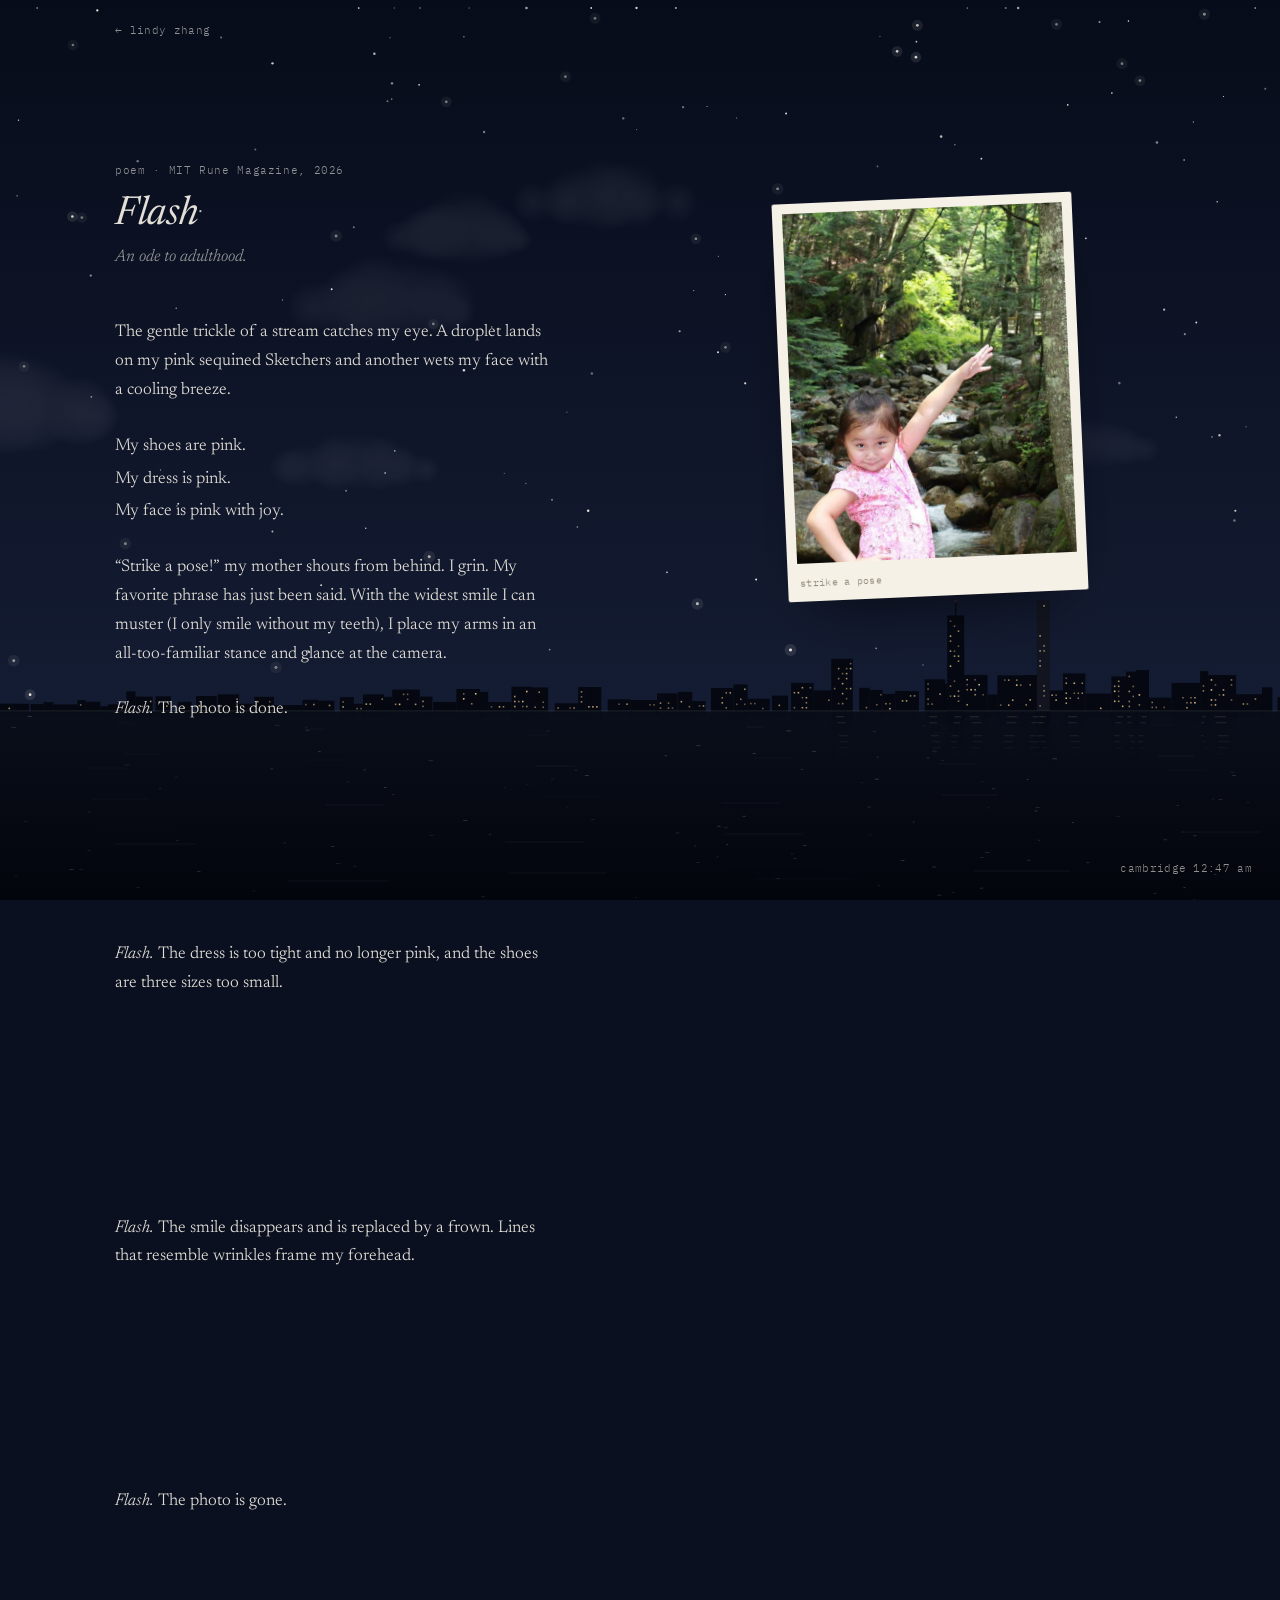
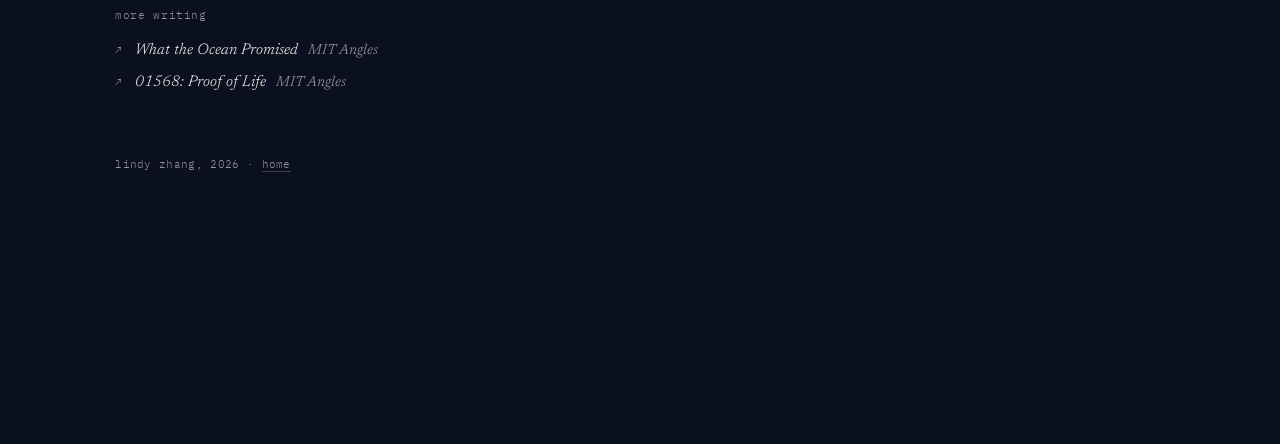
<file: writing/flash.html>
<!DOCTYPE html>
<html lang="en">
<head>
<meta charset="UTF-8">
<meta name="viewport" content="width=device-width, initial-scale=1.0">
<title>Flash · Lindy Zhang</title>
<meta name="description" content="Flash, a poem by Lindy Zhang. Published in MIT Rune Magazine, 2026.">
<meta name="theme-color" content="#0a1020">
<link rel="icon" href="../favicon.svg" type="image/svg+xml">
<link rel="apple-touch-icon" href="../apple-touch-icon.png">
<link rel="preconnect" href="https://fonts.googleapis.com">
<link rel="preconnect" href="https://fonts.gstatic.com" crossorigin>
<link href="https://fonts.googleapis.com/css2?family=Newsreader:ital,opsz,wght@0,6..72,300..500;1,6..72,300..500&family=IBM+Plex+Mono:wght@400&display=swap" rel="stylesheet">

<style>
  /* Same colors, type and column as the home page.
     --ink is set by sky.js to suit the time of day. */
  :root{
    --ink: 240, 236, 226;
    --text: rgba(var(--ink), .94);
    --muted: rgba(var(--ink), .60);
    --faint: rgba(var(--ink), .22);
    --serif: 'Newsreader', Georgia, serif;
    --mono: 'IBM Plex Mono', ui-monospace, monospace;
    --ease: cubic-bezier(.22,.8,.24,1);
  }
  *{box-sizing:border-box; margin:0; padding:0;}
  html{background:#0a1020;}
  body{
    font-family:var(--serif); font-weight:350; font-size:17px; line-height:1.7;
    color:var(--text); -webkit-font-smoothing:antialiased; min-height:100vh;
    transition:color 1.2s ease; font-optical-sizing:auto;
  }
  a{color:inherit; text-decoration:none;}
  button{font:inherit; color:inherit; background:none; border:0; cursor:pointer;}
  ::selection{background:rgba(var(--ink), .9); color:#111;}
  #sky{position:fixed; inset:0; width:100%; height:100%; z-index:0; display:block;}

  .top{
    position:absolute; z-index:3; top:22px; left:clamp(24px, 9vw, 150px);
    font-family:var(--mono); font-size:10.5px; letter-spacing:.03em; color:var(--muted);
    display:flex; gap:10px;
  }
  .top a{transition:color .25s;}
  .top a:hover{color:var(--text);}

  /* poem column on the left, photo in the open sky on the right */
  .wrap{
    position:relative; z-index:2;
    display:grid; grid-template-columns:minmax(0, 440px) minmax(0, 1fr); gap:clamp(40px, 8vw, 140px);
    padding:clamp(90px, 18vh, 170px) clamp(24px, 6vw, 110px) 30vh clamp(24px, 9vw, 150px);
  }
  .label{font-family:var(--mono); font-size:10.5px; letter-spacing:.06em; color:var(--muted); margin-bottom:14px;}
  h1{font-weight:400; font-style:italic; font-size:40px; line-height:1.05; letter-spacing:-.01em; margin-bottom:8px;}
  .dek{color:var(--muted); font-style:italic; margin-bottom:46px;}

  .poem p{margin-bottom:26px;}
  .poem .short{line-height:1.9;}
  /* the flashes are spaced apart so each one gets its own moment */
  .poem .flash{margin-bottom:24vh;}
  .poem .flash.last{margin-bottom:10vh;}
  .poem .flash em{font-style:italic;}

  /* lines rise in as you reach them */
  .rise{opacity:0; transform:translateY(12px); filter:blur(5px);
        transition:opacity 1s ease, transform 1.1s var(--ease), filter 1.1s ease;}
  .rise.in{opacity:1; transform:none; filter:none;}

  /* the photograph: it ages with each "Flash." and is gone at the end */
  .photo-col{position:relative;}
  figure{
    position:sticky; top:22vh; width:min(300px, 100%); margin-left:auto; margin-right:auto;
    padding:10px 10px 38px; background:#f6f1e7; border-radius:2px;
    box-shadow:0 30px 60px -28px rgba(0,0,0,.65);
    transform:rotate(-2.5deg);
    transition:transform 1.4s var(--ease), opacity 1.6s ease, filter 1.6s ease;
  }
  figure img{display:block; width:100%; aspect-ratio:4/5; object-fit:cover; transition:filter 1.6s ease, opacity 1.6s ease;}
  figcaption{position:absolute; left:12px; bottom:10px; font-family:var(--mono); font-size:10px; color:#8a8172; letter-spacing:.03em;}
  body[data-stage="1"] figure{transform:rotate(1.5deg);}
  body[data-stage="2"] figure{transform:rotate(-1deg) translateY(6px);}
  body[data-stage="2"] figure img{filter:sepia(.75) saturate(.6) contrast(.9) brightness(1.04);}
  body[data-stage="3"] figure{transform:rotate(3deg) translateY(14px);}
  body[data-stage="3"] figure img{filter:grayscale(1) contrast(.7) brightness(1.2) blur(1.2px); opacity:.55;}
  body[data-stage="4"] figure{transform:rotate(6deg) translateY(40px) scale(.94); opacity:0; filter:blur(6px);}

  /* the camera flash itself */
  #flash{position:fixed; inset:0; z-index:5; background:#fffaf0; opacity:0; pointer-events:none;}
  #flash.go{animation:pop .9s ease-out;}
  @keyframes pop{0%{opacity:0} 6%{opacity:.85} 100%{opacity:0}}

  .more{margin-top:80px; font-size:15.5px;}
  .more .label{margin-bottom:10px;}
  .more a{display:flex; align-items:baseline; gap:10px; padding:3px 0;}
  .more a .t{transition:transform .35s var(--ease);}
  .more a:hover .t{transform:translateX(3px);}
  .more .mark{color:var(--muted); font-family:var(--mono); font-size:11px; width:10px;}
  .more .sub{color:var(--muted); font-style:italic; font-size:14.5px;}
  footer{margin-top:56px; font-family:var(--mono); font-size:10.5px; color:var(--muted); letter-spacing:.03em;}
  footer a{border-bottom:1px solid var(--faint);}

  .corner{position:fixed; z-index:3; bottom:22px; right:28px; font-family:var(--mono); font-size:10.5px; color:var(--muted); letter-spacing:.03em;}

  /* on phones the photo sits inside the poem, pinned above the flash lines */
  .fig-mob{display:none;}
  @media (max-width:820px){
    .wrap{grid-template-columns:minmax(0, 1fr); gap:0; padding-top:90px;}
    .photo-col{display:none;}
    .fig-mob{display:block; position:sticky; top:16px; z-index:2; width:min(220px, 62%); margin:10px auto 34vh;}
    .corner{display:none;}
  }
  @media (prefers-reduced-motion: reduce){
    *{transition:none !important; animation:none !important;}
    .rise{opacity:1; transform:none; filter:none;}
  }
</style>
</head>
<body data-stage="0">

<canvas id="sky" aria-hidden="true"></canvas>
<div id="flash" aria-hidden="true"></div>

<nav class="top"><a href="../index.html">← lindy zhang</a></nav>

<div class="wrap">
  <main>
    <div class="label rise">poem · MIT Rune Magazine, 2026</div>
    <h1 class="rise">Flash</h1>
    <p class="dek rise">An ode to adulthood.</p>

    <!-- The poem. Each line with data-flash ages the photo when it scrolls past the middle of the screen. -->
    <article class="poem">
      <p class="rise">The gentle trickle of a stream catches my eye. A droplet lands on my pink sequined Sketchers and another wets my face with a cooling breeze.</p>

      <p class="rise short">My shoes are pink.<br>
      My dress is pink.<br>
      My face is pink with joy.</p>

      <p class="rise">“Strike a pose!” my mother shouts from behind. I grin. My favorite phrase has just been said. With the widest smile I can muster (I only smile without my teeth), I place my arms in an all-too-familiar stance and glance at the camera.</p>

      <figure class="fig-mob" aria-hidden="true">
        <img src="../assets/essay-photo-pink-dress.jpg" alt="">
        <figcaption>strike a pose</figcaption>
      </figure>
      <p class="rise flash" data-flash="1"><em>Flash.</em> The photo is done.</p>
      <p class="rise flash" data-flash="2"><em>Flash.</em> The dress is too tight and no longer pink, and the shoes are three sizes too small.</p>
      <p class="rise flash" data-flash="3"><em>Flash.</em> The smile disappears and is replaced by a frown. Lines that resemble wrinkles frame my forehead.</p>
      <p class="rise flash last" data-flash="4"><em>Flash.</em> The photo is gone.</p>
    </article>

    <section class="more">
      <div class="label rise">more writing</div>
      <a class="rise" href="https://cmsw.mit.edu/angles/2026/ocean-promised/" target="_blank" rel="noopener"><span class="mark">↗</span><span class="t"><em>What the Ocean Promised</em></span><span class="sub">MIT Angles</span></a>
      <a class="rise" href="https://cmsw.mit.edu/angles/2026/proof-of-life/" target="_blank" rel="noopener"><span class="mark">↗</span><span class="t"><em>01568: Proof of Life</em></span><span class="sub">MIT Angles</span></a>
    </section>

    <footer class="rise">lindy zhang, 2026 · <a href="../index.html">home</a></footer>
  </main>

  <div class="photo-col">
    <figure>
      <img src="../assets/essay-photo-pink-dress.jpg" alt="Lindy as a young child in a pink dress by a stream, arm raised">
      <figcaption>strike a pose</figcaption>
    </figure>
  </div>
</div>

<div class="corner" id="clock">cambridge</div>

<script src="../sky.js"></script>
<script>
{
  const reduce = matchMedia('(prefers-reduced-motion: reduce)').matches;
  const flash = document.getElementById('flash');

  // lines rise in one after another
  const rise = [...document.querySelectorAll('.rise')];
  const io = new IntersectionObserver(es => es.forEach(e => {
    if (!e.isIntersecting) return;
    const i = rise.indexOf(e.target);
    e.target.style.transitionDelay = (i < 6 ? i * 90 : 0) + 'ms';
    e.target.classList.add('in');
    io.unobserve(e.target);
  }), {threshold:.2});
  rise.forEach(el => io.observe(el));

  // each "Flash." line, once it passes the middle of the screen,
  // fires the camera and ages the photo one step (scrolling back undoes it)
  let stage = 0, ticking = false;
  const flashLines = [...document.querySelectorAll('[data-flash]')];
  function update(){
    ticking = false;
    const line = innerHeight * .55;
    const n = flashLines.filter(l => l.getBoundingClientRect().top < line).length;
    if (n !== stage){
      if (n > stage && !reduce){ flash.classList.remove('go'); void flash.offsetWidth; flash.classList.add('go'); }
      stage = n; document.body.dataset.stage = stage;
    }
  }
  addEventListener('scroll', () => { if (!ticking){ ticking = true; requestAnimationFrame(update); } }, {passive:true});
  addEventListener('resize', update);
  update();
}
</script>
</body>
</html>
</file>
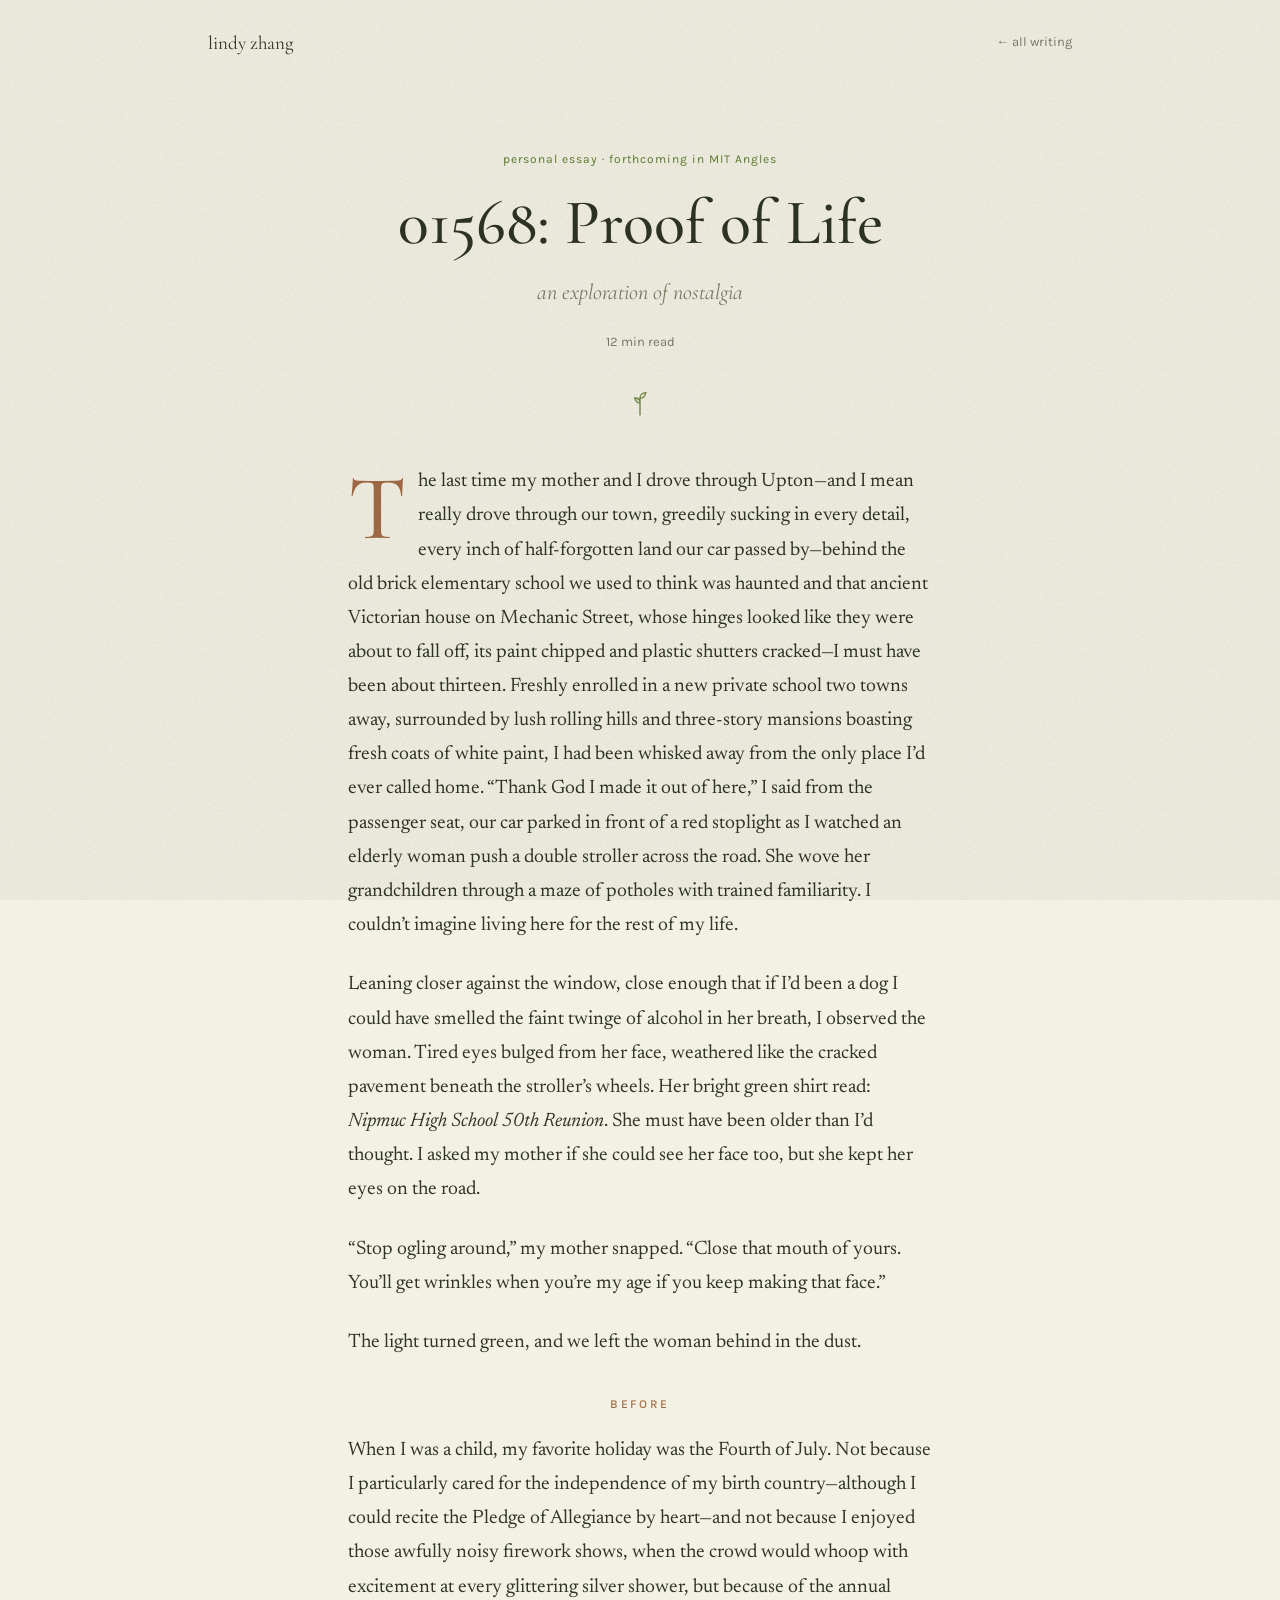
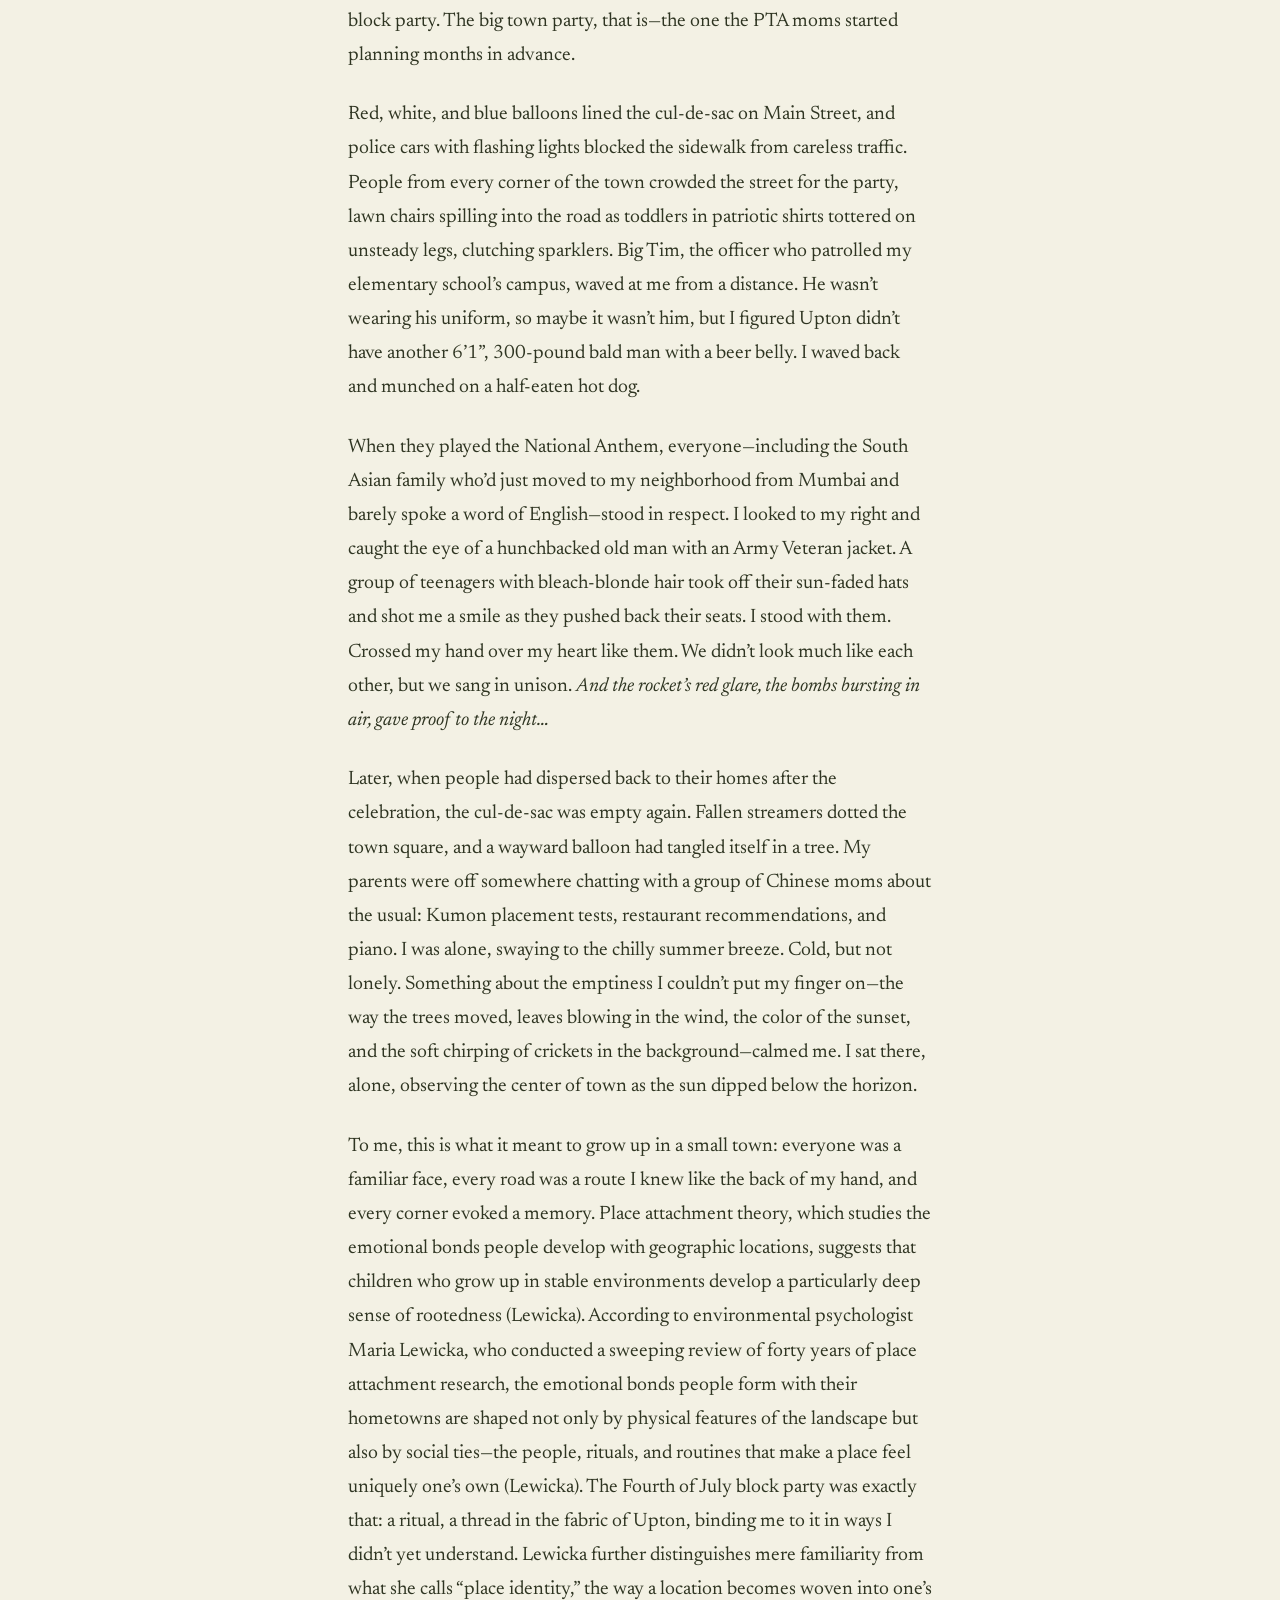
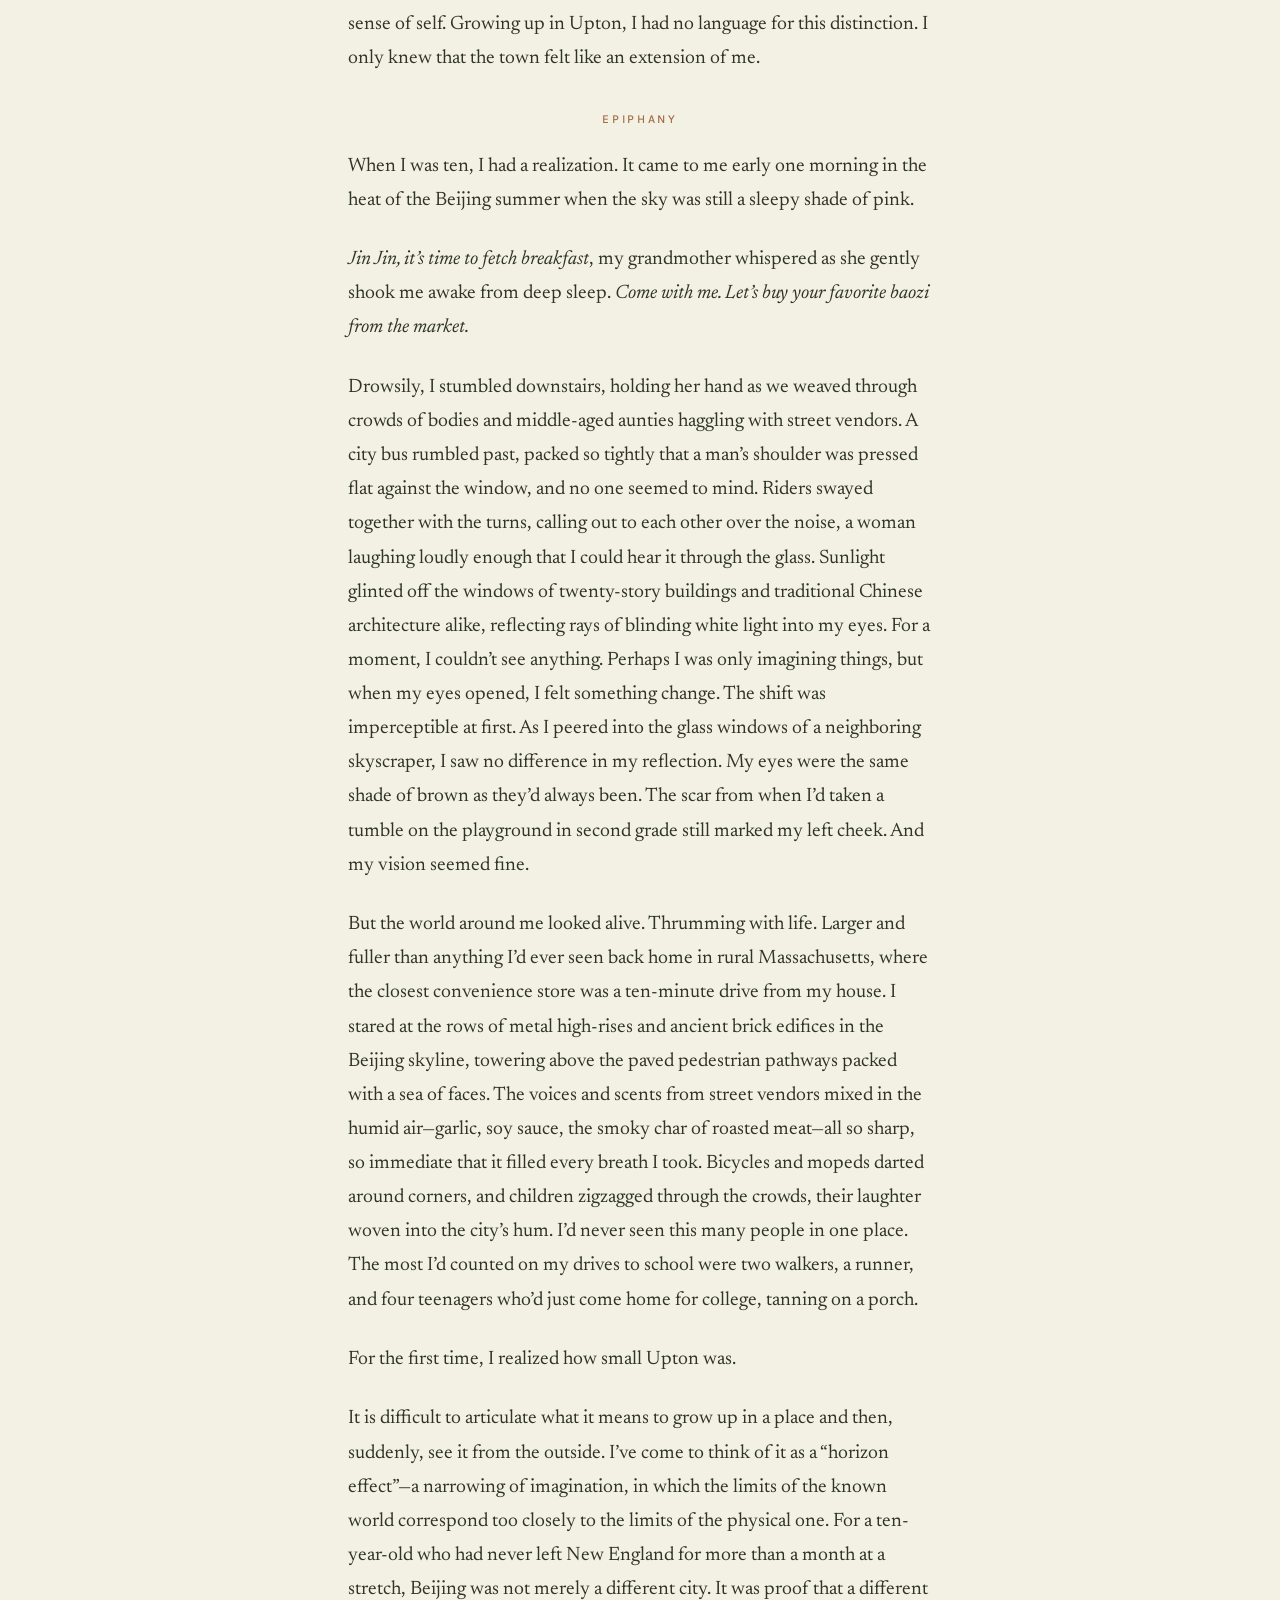
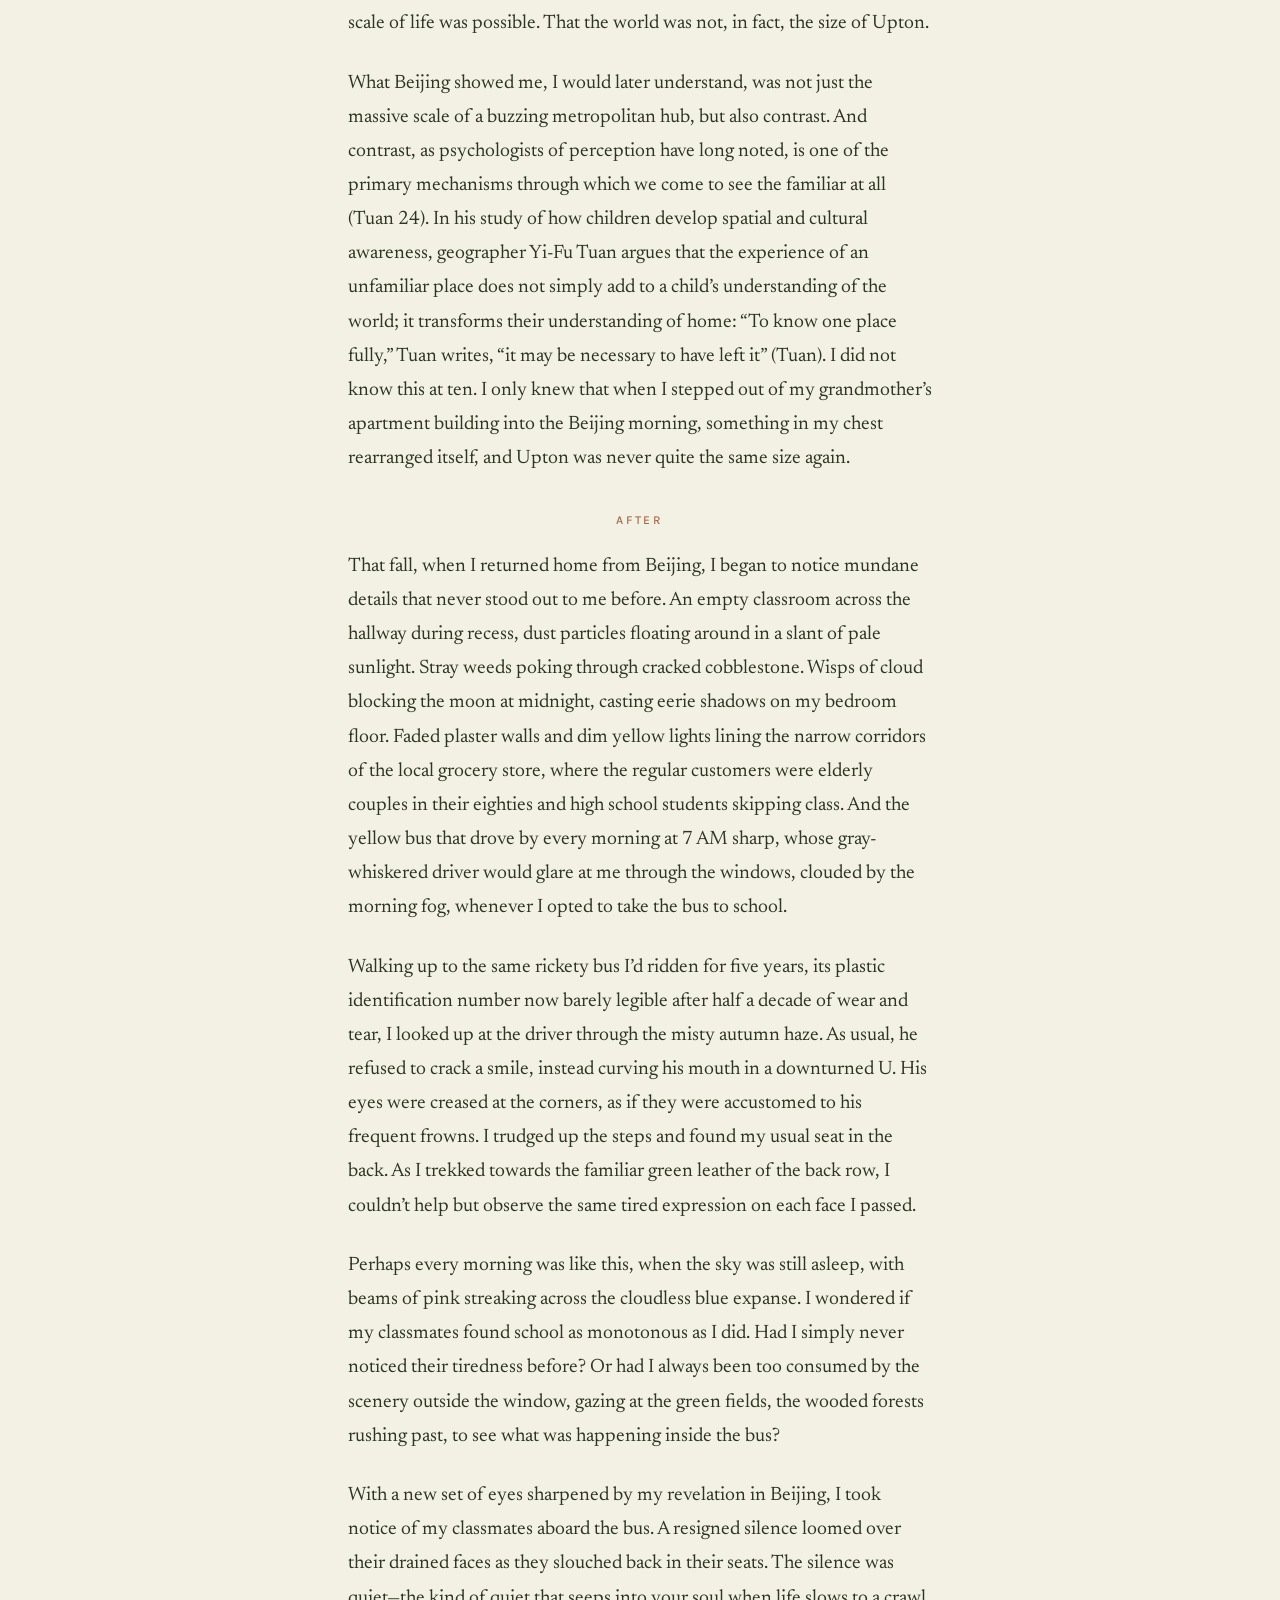
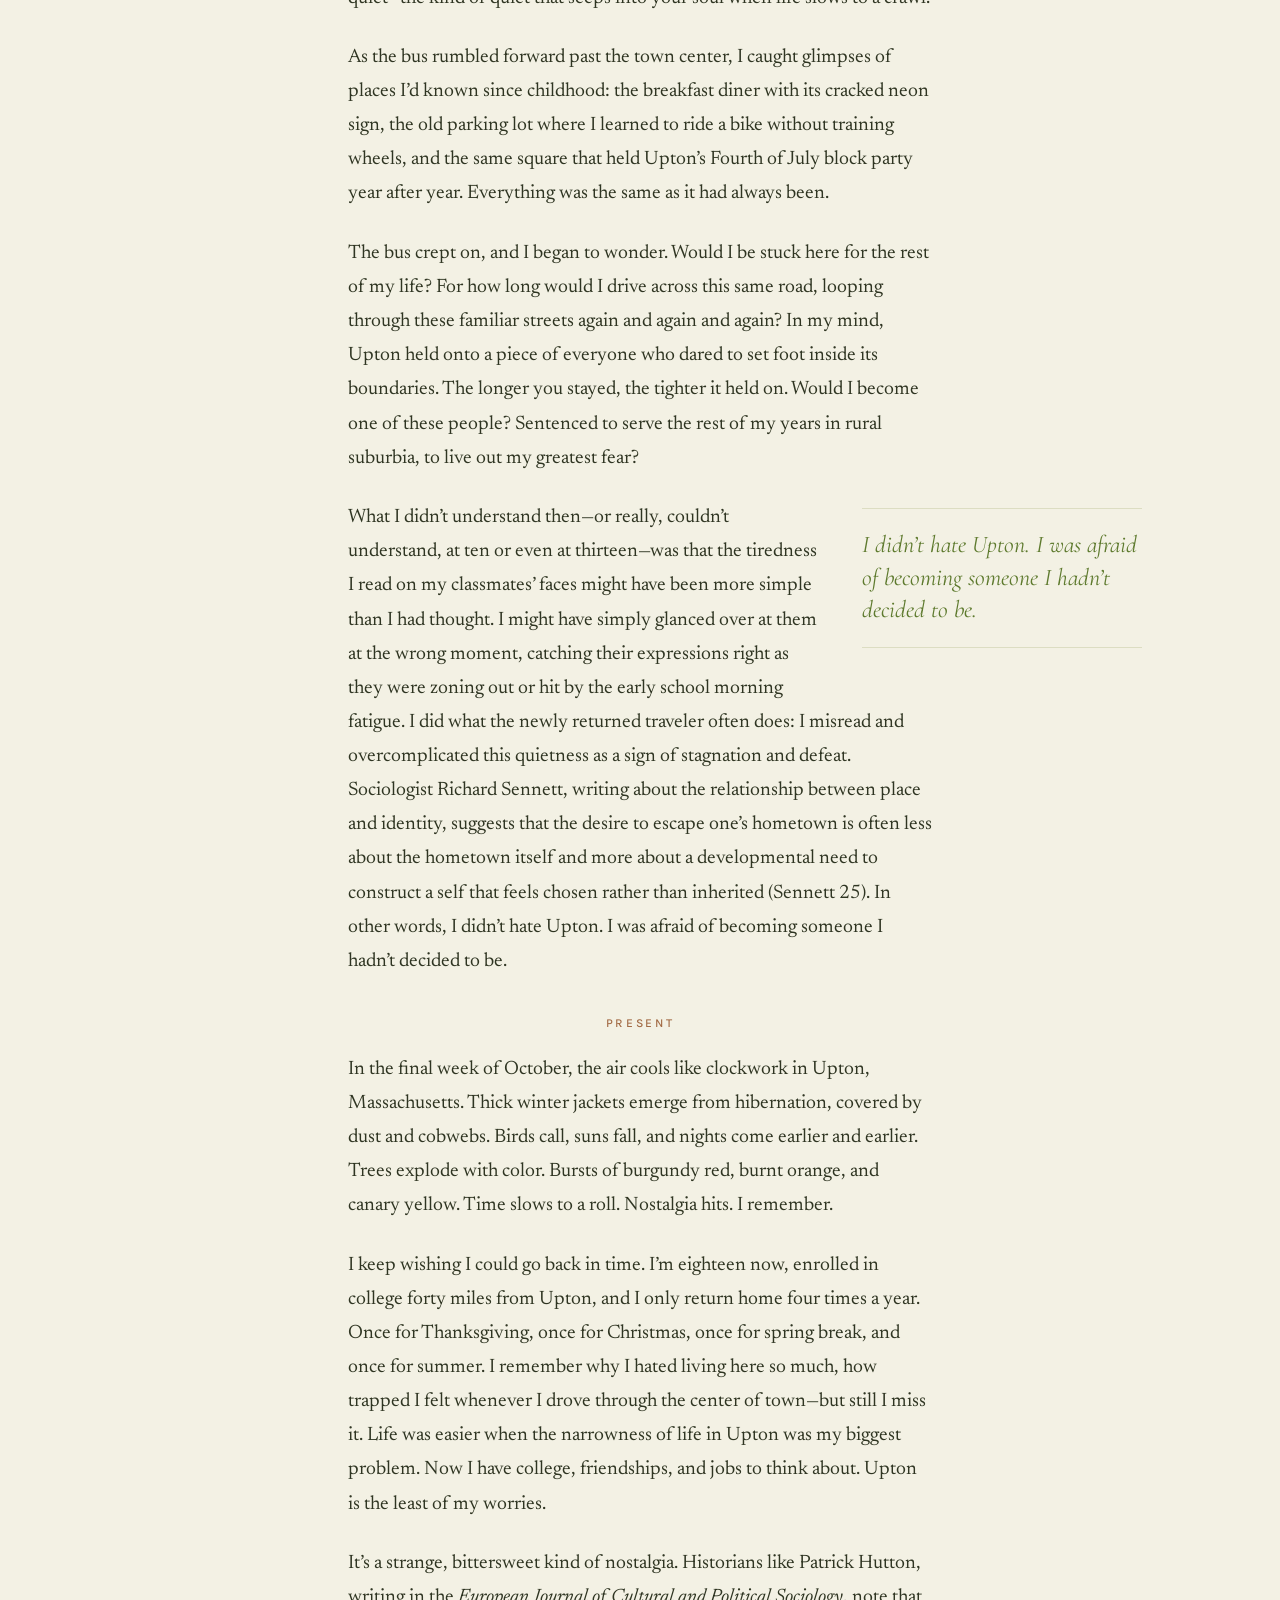
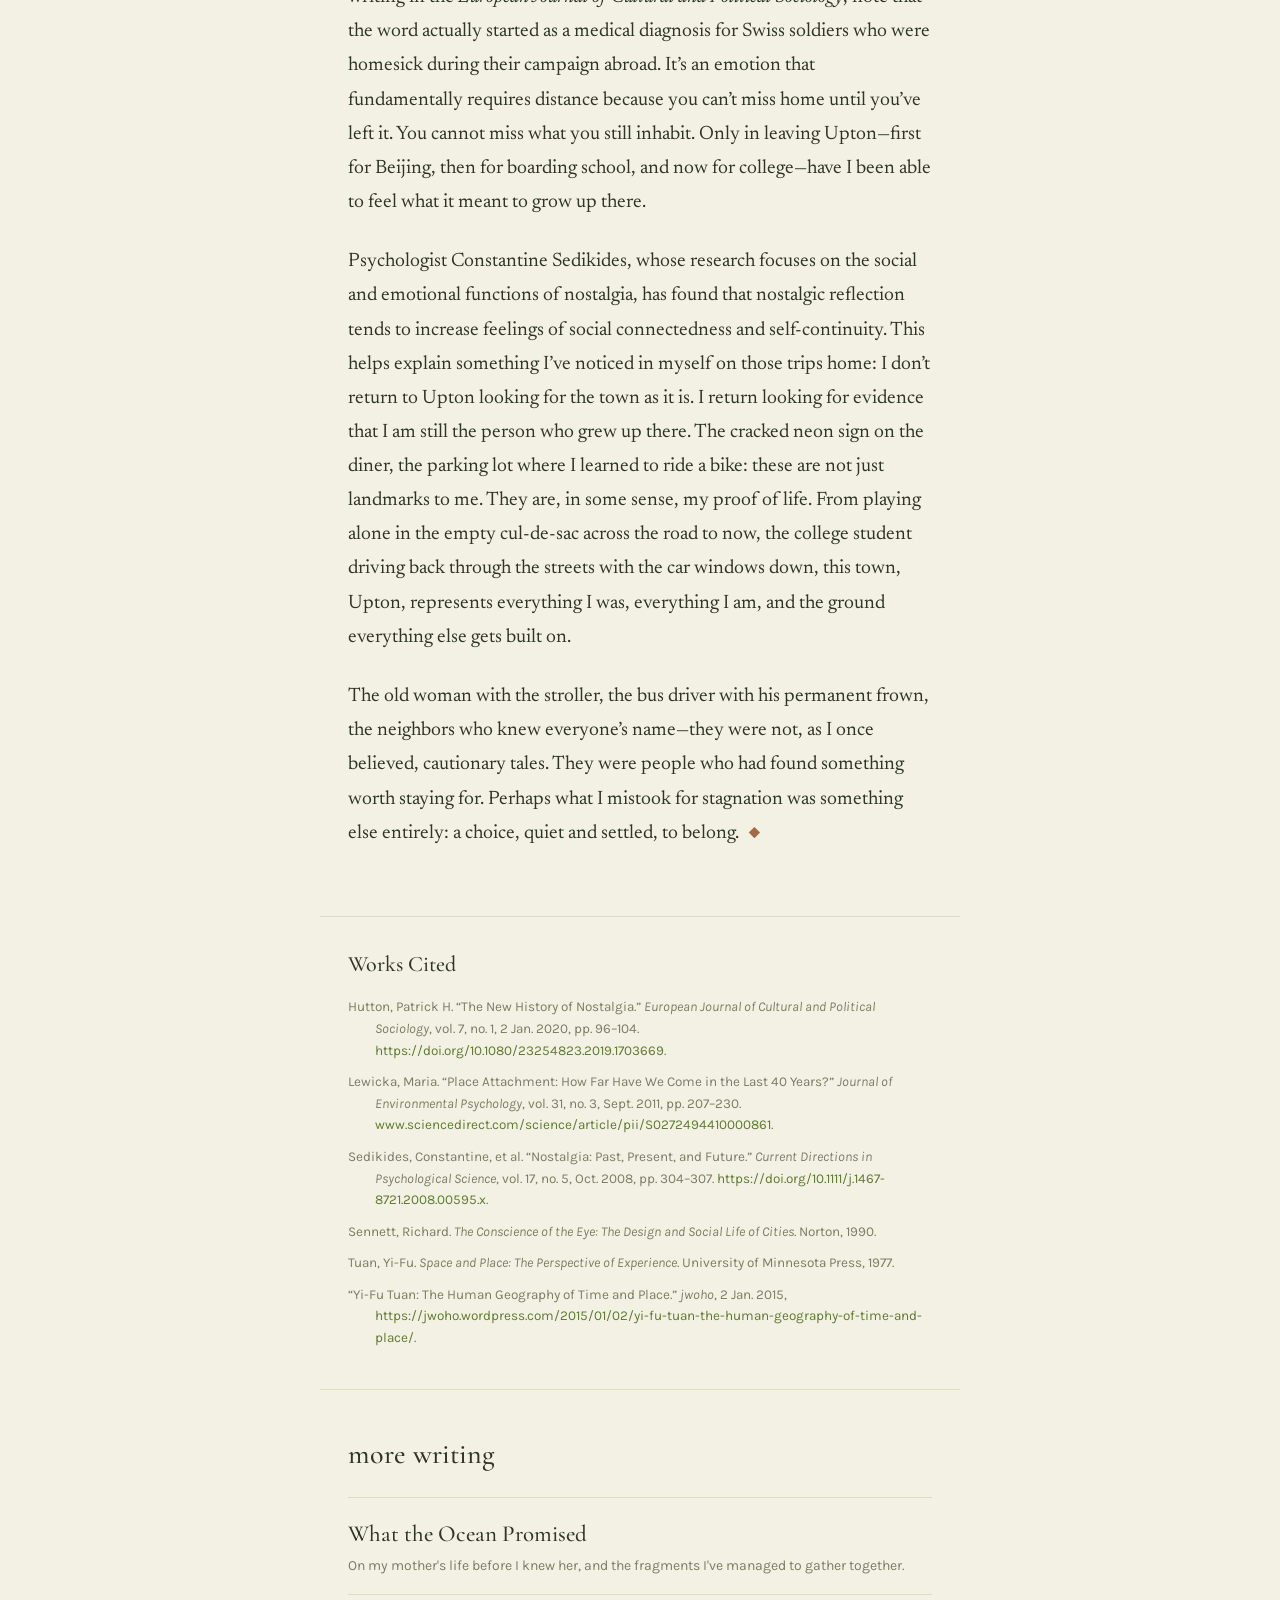
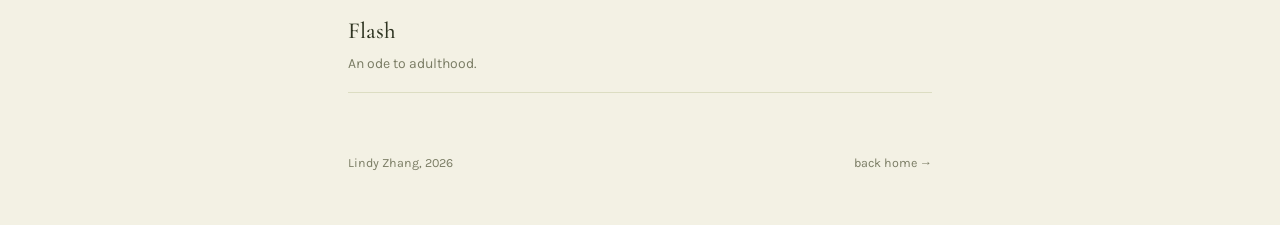
<file: writing/on-leaving-and-finding-home.html>
<!DOCTYPE html>
<html lang="en">
<head>
<meta charset="UTF-8">
<meta name="viewport" content="width=device-width, initial-scale=1.0">
<title>On Leaving and Finding Home · Lindy Zhang</title>
<link rel="icon" href="../favicon.svg" type="image/svg+xml">
<link rel="apple-touch-icon" href="../apple-touch-icon.png">
<link rel="preconnect" href="https://fonts.googleapis.com">
<link href="https://fonts.googleapis.com/css2?family=Cormorant+Garamond:ital,wght@0,500;1,400;1,500&family=Karla:wght@400;500&family=Newsreader:ital,opsz,wght@0,6..72,400;1,6..72,400&display=swap" rel="stylesheet">
<link rel="stylesheet" href="essay.css">
</head>
<body>

<div class="progress" id="progress"></div>

<header class="topbar">
  <a class="brand" href="../index.html">lindy zhang</a>
  <a href="../index.html#writing">← all writing</a>
</header>

<header class="essay-head">
  <div class="kicker">personal essay · forthcoming in MIT Angles</div>
  <h1>01568: Proof of Life</h1>
  <p class="dek">an exploration of nostalgia</p>
  <div class="meta" id="readtime"></div>
  <svg class="sprig" viewBox="0 0 24 24" fill="none" stroke="currentColor" stroke-width="1.2"><path d="M12 21V6M12 6c0-2.5 2-4.5 5-4.5-.5 3-2.5 5-5 4.5ZM12 10c0-2.5-2-4-4.5-4C8 8.5 10 10.5 12 10Z"/></svg>
</header>

<article class="essay" id="essay">

  <p>The last time my mother and I drove through Upton—and I mean really drove through our town, greedily sucking in every detail, every inch of half-forgotten land our car passed by—behind the old brick elementary school we used to think was haunted and that ancient Victorian house on Mechanic Street, whose hinges looked like they were about to fall off, its paint chipped and plastic shutters cracked—I must have been about thirteen. Freshly enrolled in a new private school two towns away, surrounded by lush rolling hills and three-story mansions boasting fresh coats of white paint, I had been whisked away from the only place I’d ever called home. “Thank God I made it out of here,” I said from the passenger seat, our car parked in front of a red stoplight as I watched an elderly woman push a double stroller across the road. She wove her grandchildren through a maze of potholes with trained familiarity. I couldn’t imagine living here for the rest of my life.</p>

  <p>Leaning closer against the window, close enough that if I’d been a dog I could have smelled the faint twinge of alcohol in her breath, I observed the woman. Tired eyes bulged from her face, weathered like the cracked pavement beneath the stroller’s wheels. Her bright green shirt read: <em>Nipmuc High School 50th Reunion</em>. She must have been older than I’d thought. I asked my mother if she could see her face too, but she kept her eyes on the road.</p>

  <p>“Stop ogling around,” my mother snapped. “Close that mouth of yours. You’ll get wrinkles when you’re my age if you keep making that face.”</p>

  <p>The light turned green, and we left the woman behind in the dust.</p>

  <h2 class="part">Before</h2>

  <p>When I was a child, my favorite holiday was the Fourth of July. Not because I particularly cared for the independence of my birth country—although I could recite the Pledge of Allegiance by heart—and not because I enjoyed those awfully noisy firework shows, when the crowd would whoop with excitement at every glittering silver shower, but because of the annual block party. The big town party, that is—the one the PTA moms started planning months in advance.</p>

  <p>Red, white, and blue balloons lined the cul-de-sac on Main Street, and police cars with flashing lights blocked the sidewalk from careless traffic. People from every corner of the town crowded the street for the party, lawn chairs spilling into the road as toddlers in patriotic shirts tottered on unsteady legs, clutching sparklers. Big Tim, the officer who patrolled my elementary school’s campus, waved at me from a distance. He wasn’t wearing his uniform, so maybe it wasn’t him, but I figured Upton didn’t have another 6’1”, 300-pound bald man with a beer belly. I waved back and munched on a half-eaten hot dog.</p>

  <p>When they played the National Anthem, everyone—including the South Asian family who’d just moved to my neighborhood from Mumbai and barely spoke a word of English—stood in respect. I looked to my right and caught the eye of a hunchbacked old man with an Army Veteran jacket. A group of teenagers with bleach-blonde hair took off their sun-faded hats and shot me a smile as they pushed back their seats. I stood with them. Crossed my hand over my heart like them. We didn’t look much like each other, but we sang in unison. <em>And the rocket’s red glare, the bombs bursting in air, gave proof to the night…</em></p>

  <p>Later, when people had dispersed back to their homes after the celebration, the cul-de-sac was empty again. Fallen streamers dotted the town square, and a wayward balloon had tangled itself in a tree. My parents were off somewhere chatting with a group of Chinese moms about the usual: Kumon placement tests, restaurant recommendations, and piano. I was alone, swaying to the chilly summer breeze. Cold, but not lonely. Something about the emptiness I couldn’t put my finger on—the way the trees moved, leaves blowing in the wind, the color of the sunset, and the soft chirping of crickets in the background—calmed me. I sat there, alone, observing the center of town as the sun dipped below the horizon.</p>

  <p>To me, this is what it meant to grow up in a small town: everyone was a familiar face, every road was a route I knew like the back of my hand, and every corner evoked a memory. Place attachment theory, which studies the emotional bonds people develop with geographic locations, suggests that children who grow up in stable environments develop a particularly deep sense of rootedness (Lewicka). According to environmental psychologist Maria Lewicka, who conducted a sweeping review of forty years of place attachment research, the emotional bonds people form with their hometowns are shaped not only by physical features of the landscape but also by social ties—the people, rituals, and routines that make a place feel uniquely one’s own (Lewicka). The Fourth of July block party was exactly that: a ritual, a thread in the fabric of Upton, binding me to it in ways I didn’t yet understand. Lewicka further distinguishes mere familiarity from what she calls “place identity,” the way a location becomes woven into one’s sense of self. Growing up in Upton, I had no language for this distinction. I only knew that the town felt like an extension of me.</p>

  <h2 class="part">Epiphany</h2>

  <p>When I was ten, I had a realization. It came to me early one morning in the heat of the Beijing summer when the sky was still a sleepy shade of pink.</p>

  <p><em>Jin Jin, it’s time to fetch breakfast</em>, my grandmother whispered as she gently shook me awake from deep sleep. <em>Come with me. Let’s buy your favorite baozi from the market.</em></p>

  <p>Drowsily, I stumbled downstairs, holding her hand as we weaved through crowds of bodies and middle-aged aunties haggling with street vendors. A city bus rumbled past, packed so tightly that a man’s shoulder was pressed flat against the window, and no one seemed to mind. Riders swayed together with the turns, calling out to each other over the noise, a woman laughing loudly enough that I could hear it through the glass. Sunlight glinted off the windows of twenty-story buildings and traditional Chinese architecture alike, reflecting rays of blinding white light into my eyes. For a moment, I couldn’t see anything. Perhaps I was only imagining things, but when my eyes opened, I felt something change. The shift was imperceptible at first. As I peered into the glass windows of a neighboring skyscraper, I saw no difference in my reflection. My eyes were the same shade of brown as they’d always been. The scar from when I’d taken a tumble on the playground in second grade still marked my left cheek. And my vision seemed fine.</p>

  <p>But the world around me looked alive. Thrumming with life. Larger and fuller than anything I’d ever seen back home in rural Massachusetts, where the closest convenience store was a ten-minute drive from my house. I stared at the rows of metal high-rises and ancient brick edifices in the Beijing skyline, towering above the paved pedestrian pathways packed with a sea of faces. The voices and scents from street vendors mixed in the humid air—garlic, soy sauce, the smoky char of roasted meat—all so sharp, so immediate that it filled every breath I took. Bicycles and mopeds darted around corners, and children zigzagged through the crowds, their laughter woven into the city’s hum. I’d never seen this many people in one place. The most I’d counted on my drives to school were two walkers, a runner, and four teenagers who’d just come home for college, tanning on a porch.</p>

  <p>For the first time, I realized how small Upton was.</p>

  <p>It is difficult to articulate what it means to grow up in a place and then, suddenly, see it from the outside. I’ve come to think of it as a “horizon effect”—a narrowing of imagination, in which the limits of the known world correspond too closely to the limits of the physical one. For a ten-year-old who had never left New England for more than a month at a stretch, Beijing was not merely a different city. It was proof that a different scale of life was possible. That the world was not, in fact, the size of Upton.</p>

  <p>What Beijing showed me, I would later understand, was not just the massive scale of a buzzing metropolitan hub, but also contrast. And contrast, as psychologists of perception have long noted, is one of the primary mechanisms through which we come to see the familiar at all (Tuan 24). In his study of how children develop spatial and cultural awareness, geographer Yi-Fu Tuan argues that the experience of an unfamiliar place does not simply add to a child’s understanding of the world; it transforms their understanding of home: “To know one place fully,” Tuan writes, “it may be necessary to have left it” (Tuan). I did not know this at ten. I only knew that when I stepped out of my grandmother’s apartment building into the Beijing morning, something in my chest rearranged itself, and Upton was never quite the same size again.</p>

  <h2 class="part">After</h2>

  <p>That fall, when I returned home from Beijing, I began to notice mundane details that never stood out to me before. An empty classroom across the hallway during recess, dust particles floating around in a slant of pale sunlight. Stray weeds poking through cracked cobblestone. Wisps of cloud blocking the moon at midnight, casting eerie shadows on my bedroom floor. Faded plaster walls and dim yellow lights lining the narrow corridors of the local grocery store, where the regular customers were elderly couples in their eighties and high school students skipping class. And the yellow bus that drove by every morning at 7 AM sharp, whose gray-whiskered driver would glare at me through the windows, clouded by the morning fog, whenever I opted to take the bus to school.</p>

  <p>Walking up to the same rickety bus I’d ridden for five years, its plastic identification number now barely legible after half a decade of wear and tear, I looked up at the driver through the misty autumn haze. As usual, he refused to crack a smile, instead curving his mouth in a downturned U. His eyes were creased at the corners, as if they were accustomed to his frequent frowns. I trudged up the steps and found my usual seat in the back. As I trekked towards the familiar green leather of the back row, I couldn’t help but observe the same tired expression on each face I passed.</p>

  <p>Perhaps every morning was like this, when the sky was still asleep, with beams of pink streaking across the cloudless blue expanse. I wondered if my classmates found school as monotonous as I did. Had I simply never noticed their tiredness before? Or had I always been too consumed by the scenery outside the window, gazing at the green fields, the wooded forests rushing past, to see what was happening inside the bus?</p>

  <p>With a new set of eyes sharpened by my revelation in Beijing, I took notice of my classmates aboard the bus. A resigned silence loomed over their drained faces as they slouched back in their seats. The silence was quiet—the kind of quiet that seeps into your soul when life slows to a crawl.</p>

  <p>As the bus rumbled forward past the town center, I caught glimpses of places I’d known since childhood: the breakfast diner with its cracked neon sign, the old parking lot where I learned to ride a bike without training wheels, and the same square that held Upton’s Fourth of July block party year after year. Everything was the same as it had always been.</p>

  <p>The bus crept on, and I began to wonder. Would I be stuck here for the rest of my life? For how long would I drive across this same road, looping through these familiar streets again and again and again? In my mind, Upton held onto a piece of everyone who dared to set foot inside its boundaries. The longer you stayed, the tighter it held on. Would I become one of these people? Sentenced to serve the rest of my years in rural suburbia, to live out my greatest fear?</p>

  <aside class="pull">I didn’t hate Upton. I was afraid of becoming someone I hadn’t decided to be.</aside>

  <p>What I didn’t understand then—or really, couldn’t understand, at ten or even at thirteen—was that the tiredness I read on my classmates’ faces might have been more simple than I had thought. I might have simply glanced over at them at the wrong moment, catching their expressions right as they were zoning out or hit by the early school morning fatigue. I did what the newly returned traveler often does: I misread and overcomplicated this quietness as a sign of stagnation and defeat. Sociologist Richard Sennett, writing about the relationship between place and identity, suggests that the desire to escape one’s hometown is often less about the hometown itself and more about a developmental need to construct a self that feels chosen rather than inherited (Sennett 25). In other words, I didn’t hate Upton. I was afraid of becoming someone I hadn’t decided to be.</p>

  <h2 class="part">Present</h2>

  <p>In the final week of October, the air cools like clockwork in Upton, Massachusetts. Thick winter jackets emerge from hibernation, covered by dust and cobwebs. Birds call, suns fall, and nights come earlier and earlier. Trees explode with color. Bursts of burgundy red, burnt orange, and canary yellow. Time slows to a roll. Nostalgia hits. I remember.</p>

  <p>I keep wishing I could go back in time. I’m eighteen now, enrolled in college forty miles from Upton, and I only return home four times a year. Once for Thanksgiving, once for Christmas, once for spring break, and once for summer. I remember why I hated living here so much, how trapped I felt whenever I drove through the center of town—but still I miss it. Life was easier when the narrowness of life in Upton was my biggest problem. Now I have college, friendships, and jobs to think about. Upton is the least of my worries.</p>

  <p>It’s a strange, bittersweet kind of nostalgia. Historians like Patrick Hutton, writing in the <em>European Journal of Cultural and Political Sociology</em>, note that the word actually started as a medical diagnosis for Swiss soldiers who were homesick during their campaign abroad. It’s an emotion that fundamentally requires distance because you can’t miss home until you’ve left it. You cannot miss what you still inhabit. Only in leaving Upton—first for Beijing, then for boarding school, and now for college—have I been able to feel what it meant to grow up there.</p>

  <p>Psychologist Constantine Sedikides, whose research focuses on the social and emotional functions of nostalgia, has found that nostalgic reflection tends to increase feelings of social connectedness and self-continuity. This helps explain something I’ve noticed in myself on those trips home: I don’t return to Upton looking for the town as it is. I return looking for evidence that I am still the person who grew up there. The cracked neon sign on the diner, the parking lot where I learned to ride a bike: these are not just landmarks to me. They are, in some sense, my proof of life. From playing alone in the empty cul-de-sac across the road to now, the college student driving back through the streets with the car windows down, this town, Upton, represents everything I was, everything I am, and the ground everything else gets built on.</p>

  <p>The old woman with the stroller, the bus driver with his permanent frown, the neighbors who knew everyone’s name—they were not, as I once believed, cautionary tales. They were people who had found something worth staying for. Perhaps what I mistook for stagnation was something else entirely: a choice, quiet and settled, to belong.</p>

</article>

<section class="works-cited">
  <h2>Works Cited</h2>
  <p>Hutton, Patrick H. “The New History of Nostalgia.” <em>European Journal of Cultural and Political Sociology</em>, vol. 7, no. 1, 2 Jan. 2020, pp. 96–104. <a href="https://doi.org/10.1080/23254823.2019.1703669" target="_blank" rel="noopener">https://doi.org/10.1080/23254823.2019.1703669</a>.</p>
  <p>Lewicka, Maria. “Place Attachment: How Far Have We Come in the Last 40 Years?” <em>Journal of Environmental Psychology</em>, vol. 31, no. 3, Sept. 2011, pp. 207–230. <a href="https://www.sciencedirect.com/science/article/pii/S0272494410000861" target="_blank" rel="noopener">www.sciencedirect.com/science/article/pii/S0272494410000861</a>.</p>
  <p>Sedikides, Constantine, et al. “Nostalgia: Past, Present, and Future.” <em>Current Directions in Psychological Science</em>, vol. 17, no. 5, Oct. 2008, pp. 304–307. <a href="https://doi.org/10.1111/j.1467-8721.2008.00595.x" target="_blank" rel="noopener">https://doi.org/10.1111/j.1467-8721.2008.00595.x</a>.</p>
  <p>Sennett, Richard. <em>The Conscience of the Eye: The Design and Social Life of Cities</em>. Norton, 1990.</p>
  <p>Tuan, Yi-Fu. <em>Space and Place: The Perspective of Experience</em>. University of Minnesota Press, 1977.</p>
  <p>“Yi-Fu Tuan: The Human Geography of Time and Place.” <em>jwoho</em>, 2 Jan. 2015, <a href="https://jwoho.wordpress.com/2015/01/02/yi-fu-tuan-the-human-geography-of-time-and-place/" target="_blank" rel="noopener">https://jwoho.wordpress.com/2015/01/02/yi-fu-tuan-the-human-geography-of-time-and-place/</a>.</p>
</section>


<section class="more">
  <h2>more writing</h2>
  <a href="what-the-ocean-promised.html">
    <h3>What the Ocean Promised</h3>
    <p>On my mother's life before I knew her, and the fragments I've managed to gather together.</p>
  </a>
  <a href="flash.html">
    <h3>Flash</h3>
    <p>An ode to adulthood.</p>
  </a>
</section>

<footer>
  <span>Lindy Zhang, 2026</span>
  <a href="../index.html">back home →</a>
</footer>

<script>
  const essay = document.getElementById('essay');
  const words = essay.innerText.trim().split(/\s+/).length;
  document.getElementById('readtime').textContent = Math.max(1, Math.round(words / 230)) + ' min read';
  const bar = document.getElementById('progress');
  window.addEventListener('scroll', () => {
    const r = essay.getBoundingClientRect();
    const total = essay.offsetHeight - window.innerHeight;
    const pct = Math.min(1, Math.max(0, -r.top / (total > 0 ? total : 1)));
    bar.style.width = (pct * 100) + '%';
  }, {passive:true});
</script>

</body>
</html>
</file>
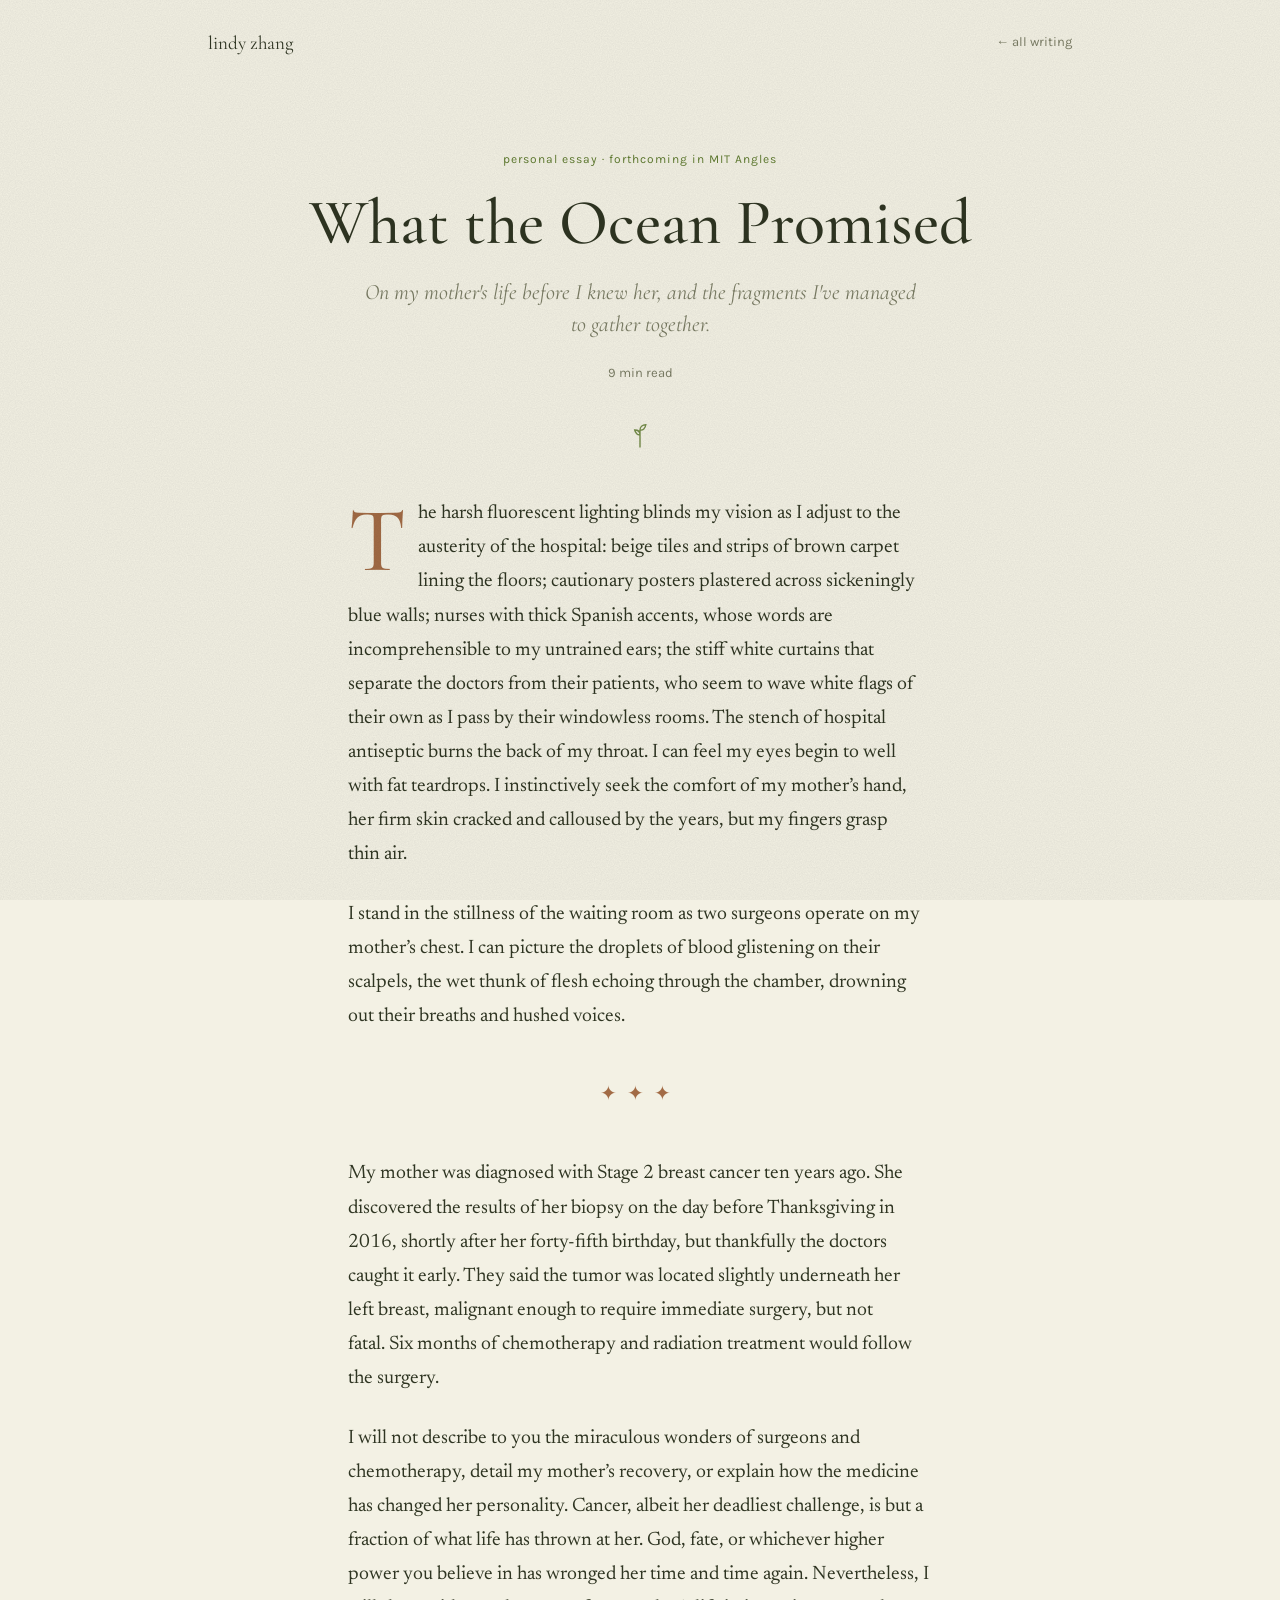
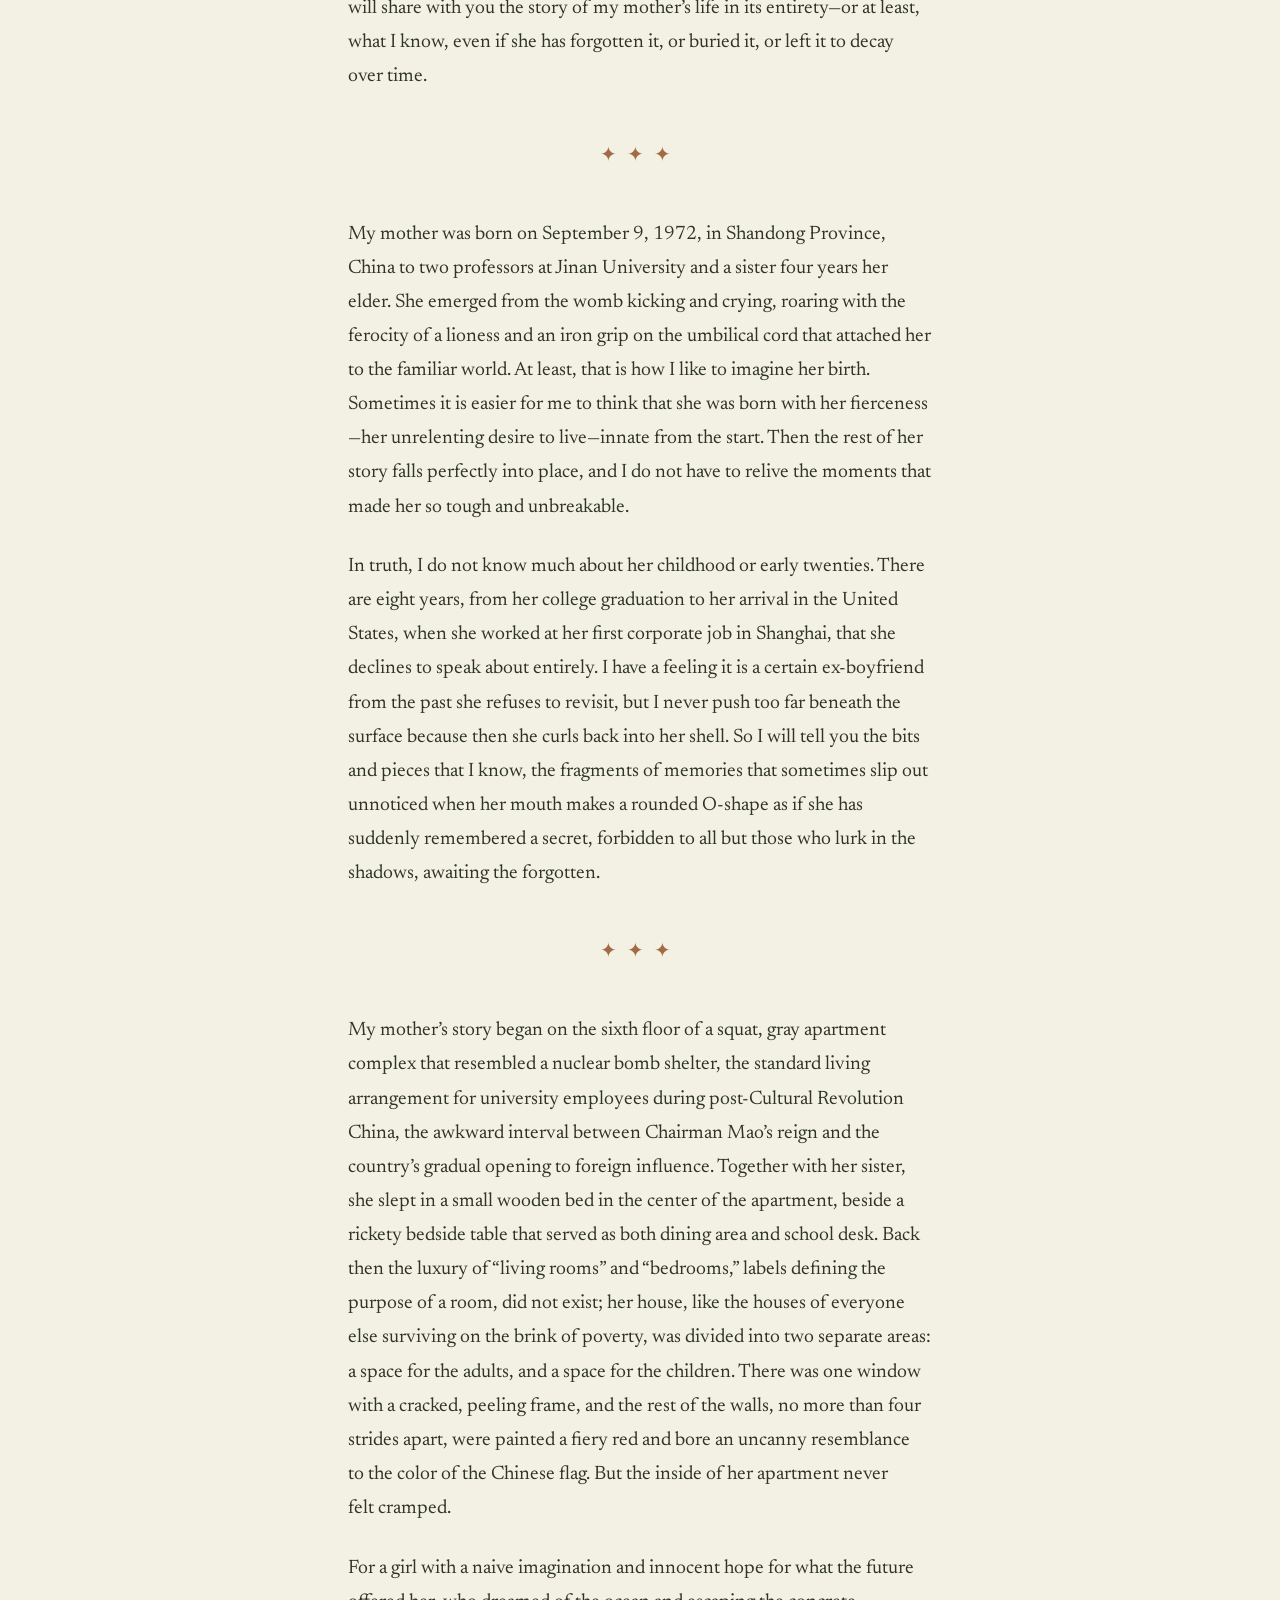
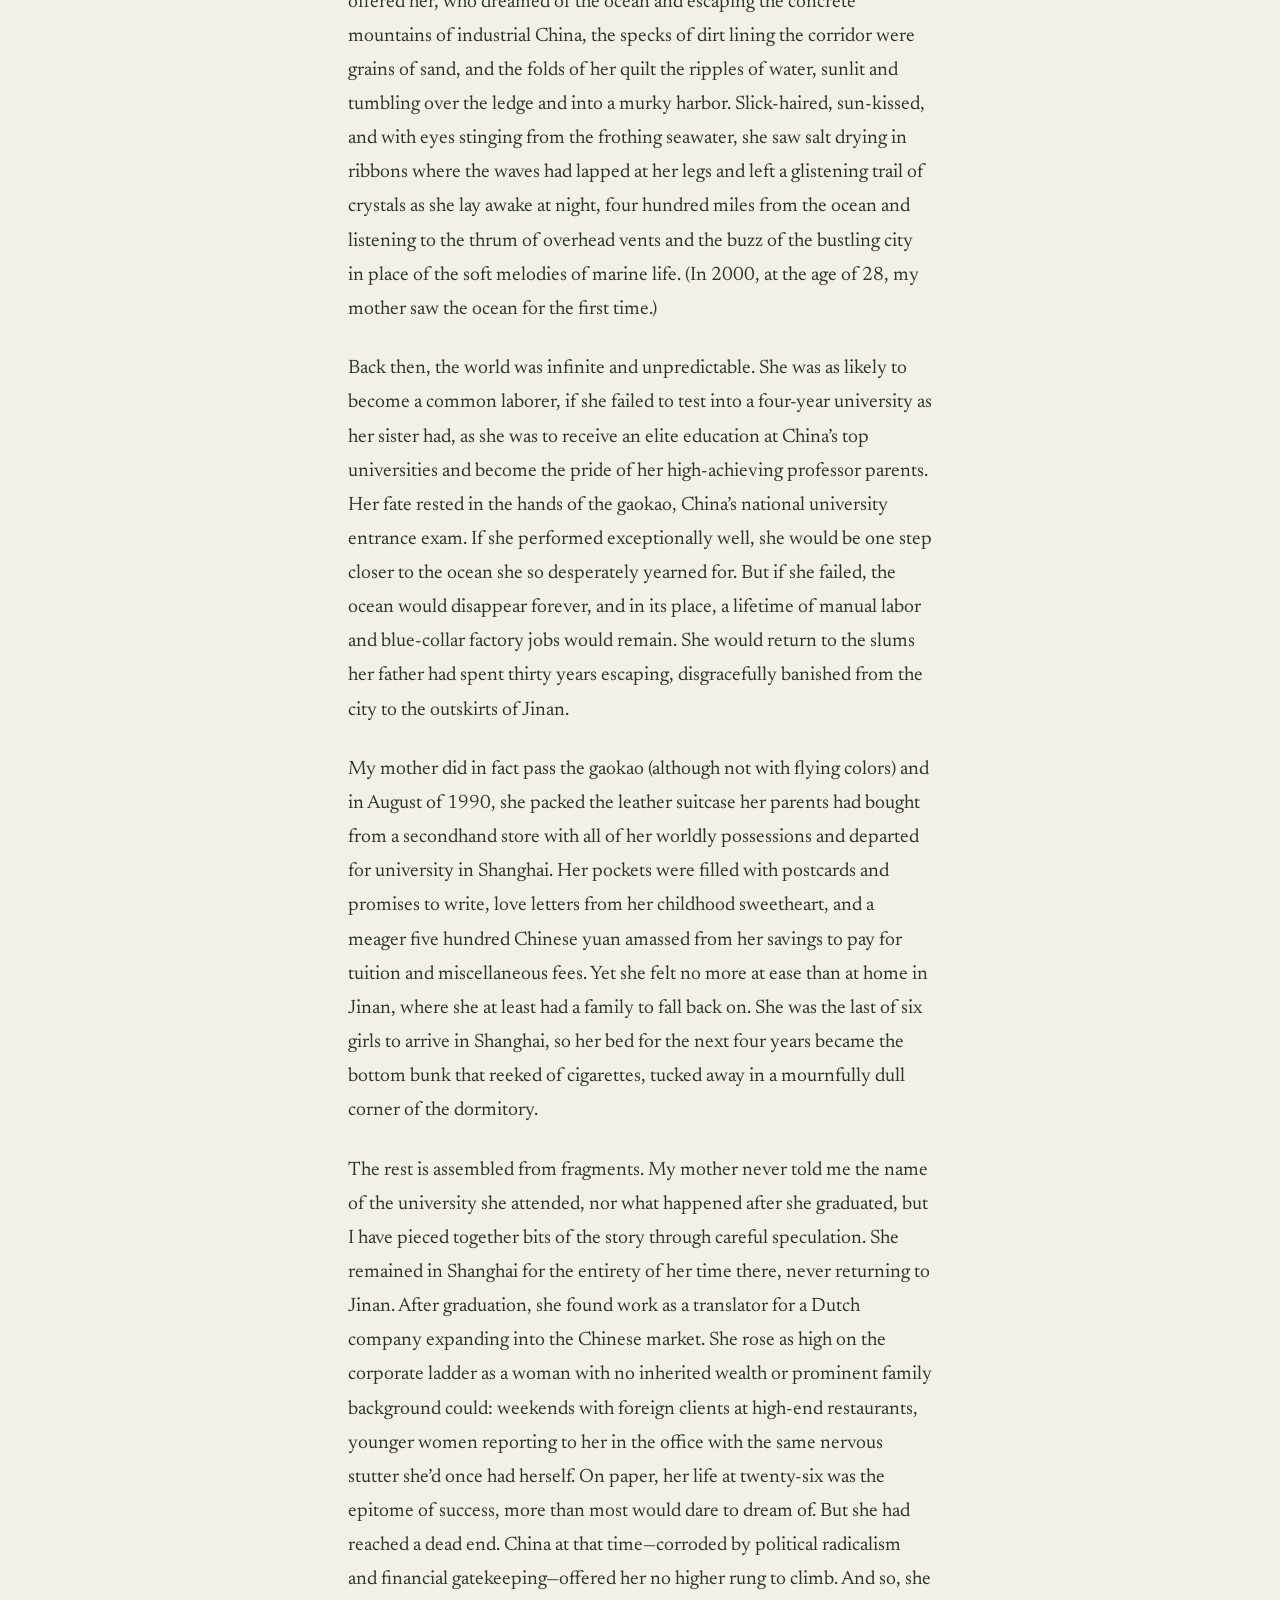
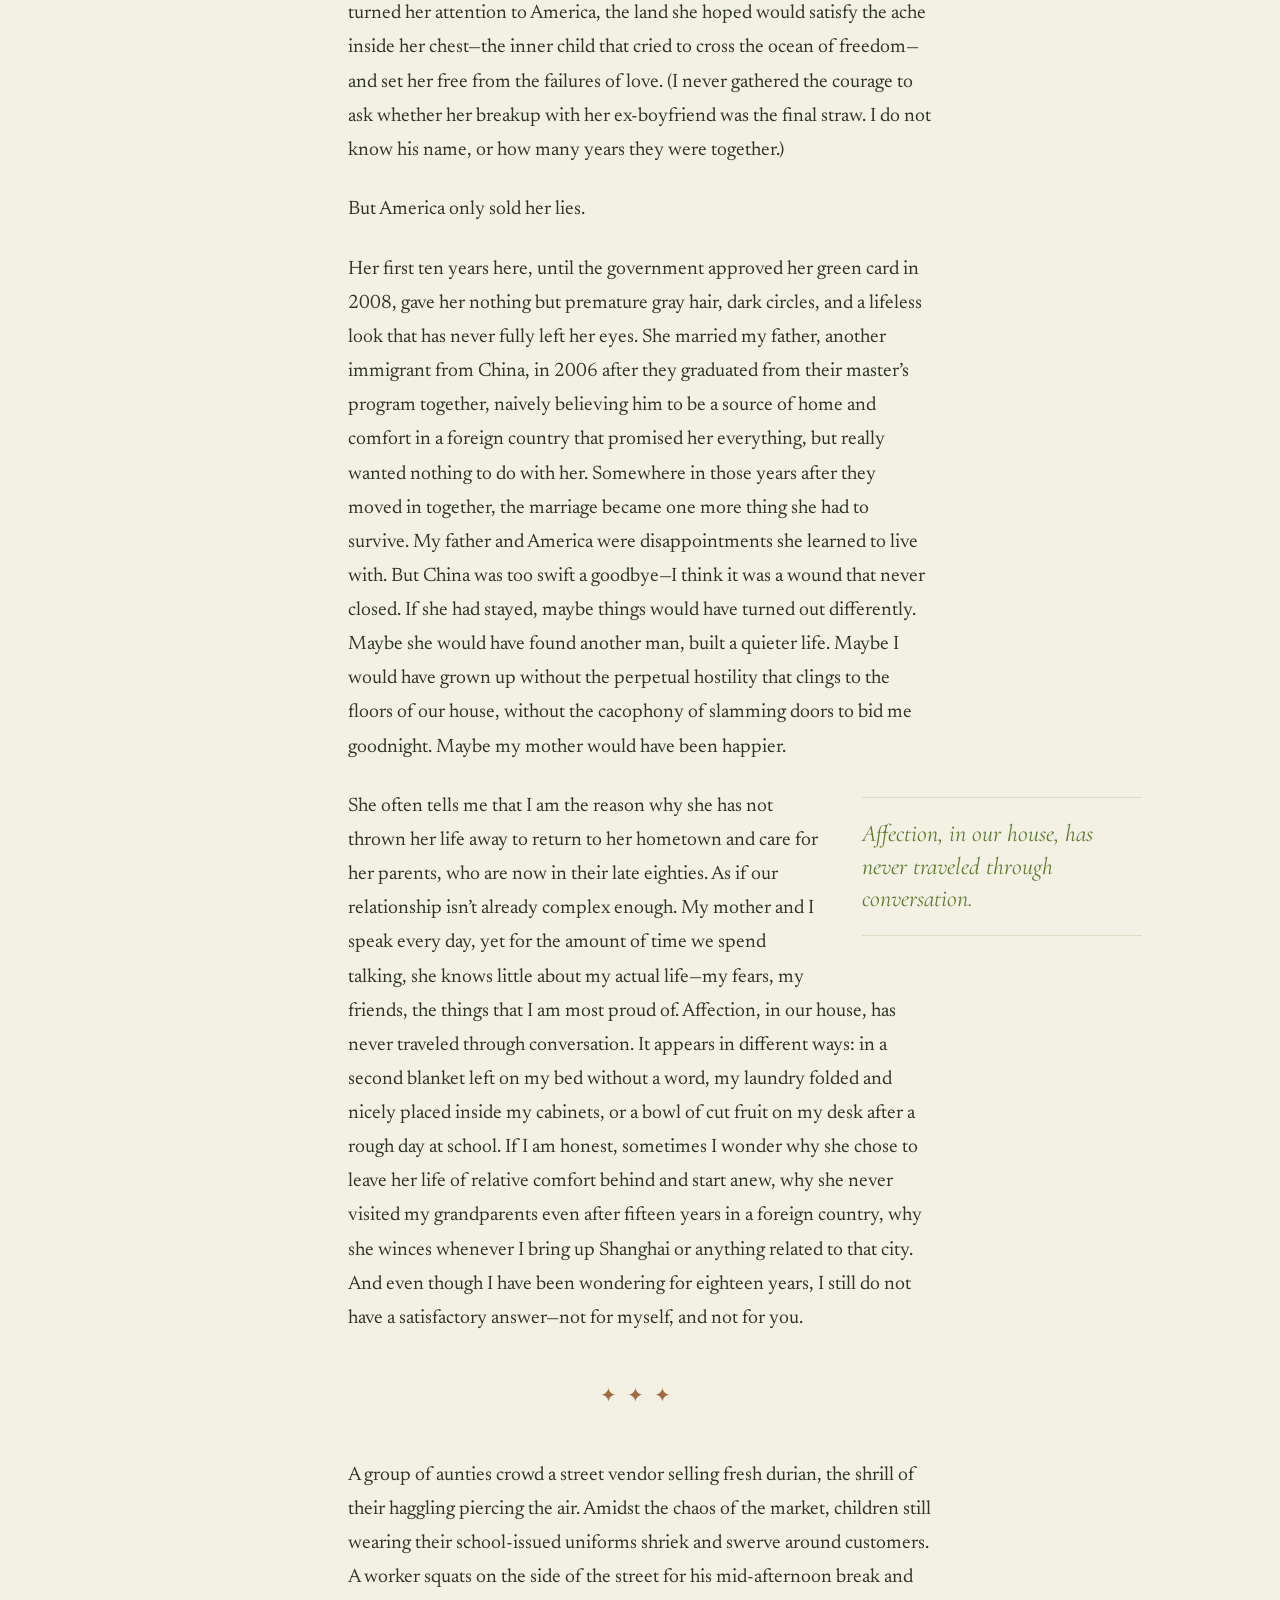
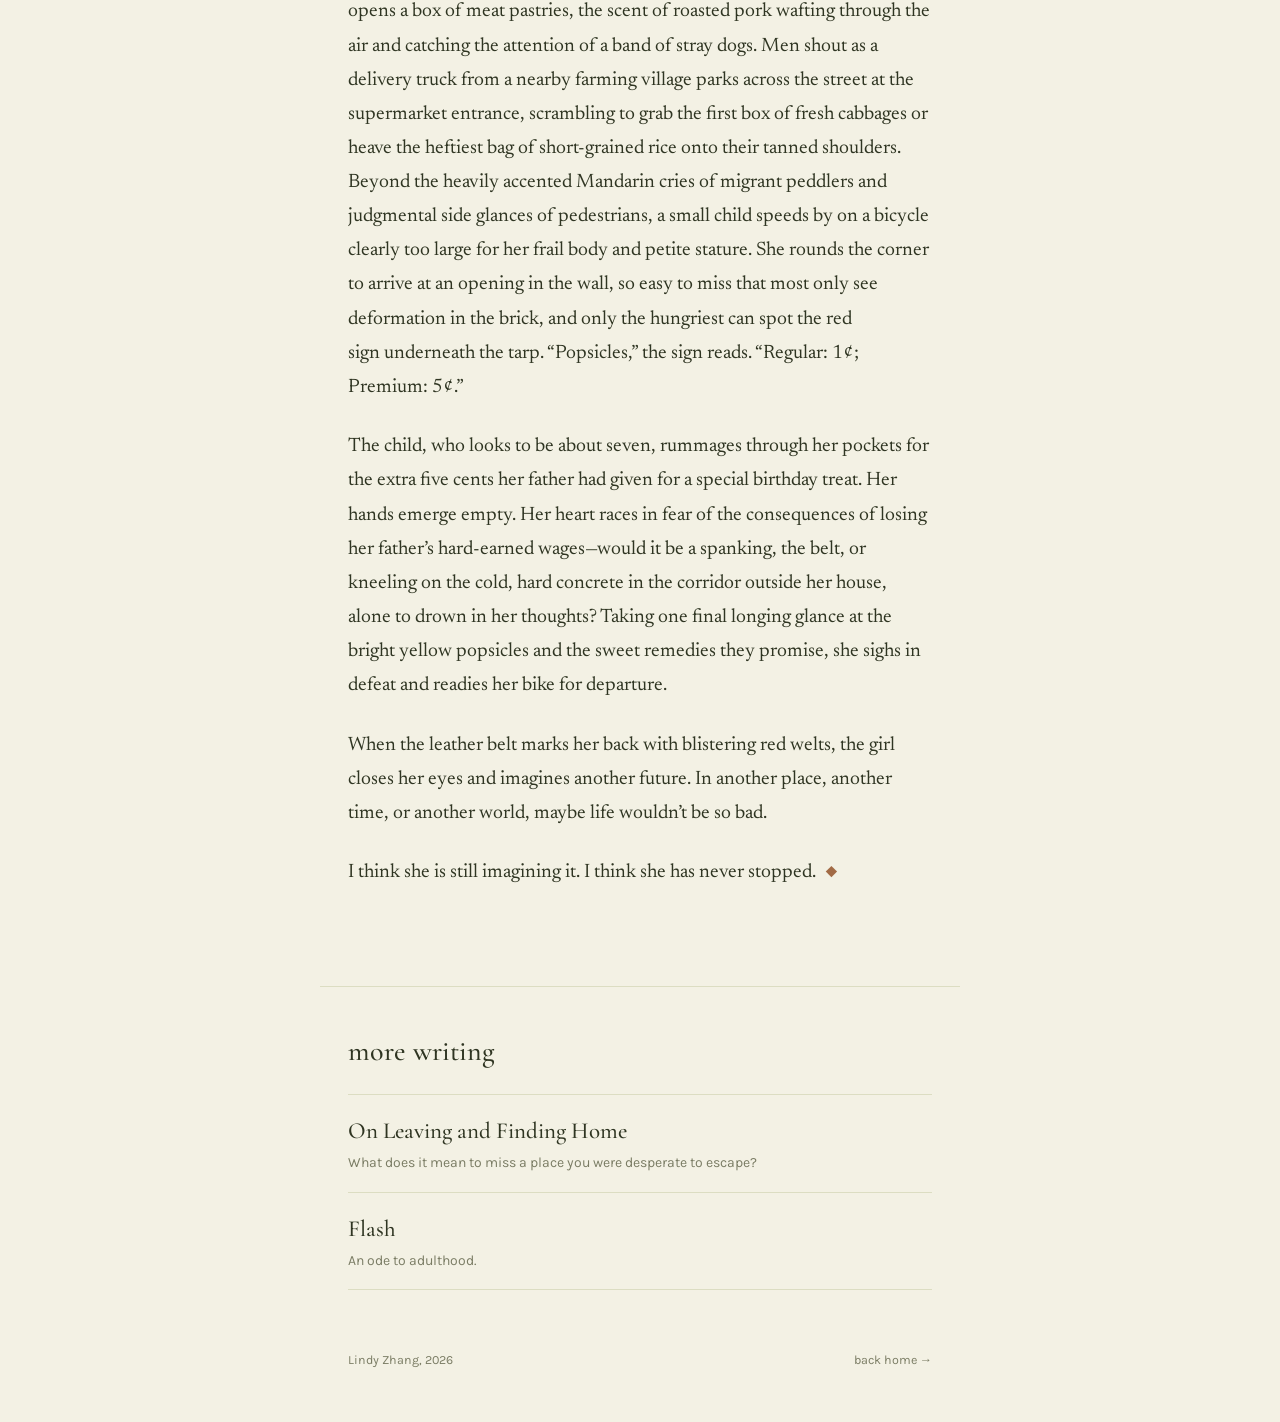
<file: writing/what-the-ocean-promised.html>
<!DOCTYPE html>
<html lang="en">
<head>
<meta charset="UTF-8">
<meta name="viewport" content="width=device-width, initial-scale=1.0">
<title>What the Ocean Promised · Lindy Zhang</title>
<link rel="icon" href="../favicon.svg" type="image/svg+xml">
<link rel="apple-touch-icon" href="../apple-touch-icon.png">
<link rel="preconnect" href="https://fonts.googleapis.com">
<link href="https://fonts.googleapis.com/css2?family=Cormorant+Garamond:ital,wght@0,500;1,400;1,500&family=Karla:wght@400;500&family=Newsreader:ital,opsz,wght@0,6..72,400;1,6..72,400&display=swap" rel="stylesheet">
<link rel="stylesheet" href="essay.css">
</head>
<body>

<div class="progress" id="progress"></div>

<header class="topbar">
  <a class="brand" href="../index.html">lindy zhang</a>
  <a href="../index.html#writing">← all writing</a>
</header>

<header class="essay-head">
  <div class="kicker">personal essay · forthcoming in MIT Angles</div>
  <h1>What the Ocean Promised</h1>
  <p class="dek">On my mother's life before I knew her, and the fragments I've managed to gather together.</p>
  <div class="meta" id="readtime"></div>
  <svg class="sprig" viewBox="0 0 24 24" fill="none" stroke="currentColor" stroke-width="1.2"><path d="M12 21V6M12 6c0-2.5 2-4.5 5-4.5-.5 3-2.5 5-5 4.5ZM12 10c0-2.5-2-4-4.5-4C8 8.5 10 10.5 12 10Z"/></svg>
</header>

<article class="essay" id="essay">

  <p>The harsh fluorescent lighting blinds my vision as I adjust to the austerity of the hospital: beige tiles and strips of brown carpet lining the floors; cautionary posters plastered across sickeningly blue walls; nurses with thick Spanish accents, whose words are incomprehensible to my untrained ears; the stiff white curtains that separate the doctors from their patients, who seem to wave white flags of their own as I pass by their windowless rooms. The stench of hospital antiseptic burns the back of my throat. I can feel my eyes begin to well with fat teardrops. I instinctively seek the comfort of my mother’s hand, her firm skin cracked and calloused by the years, but my fingers grasp thin air.</p>

  <p>I stand in the stillness of the waiting room as two surgeons operate on my mother’s chest. I can picture the droplets of blood glistening on their scalpels, the wet thunk of flesh echoing through the chamber, drowning out their breaths and hushed voices.</p>

  <div class="break">✦✦✦</div>

  <p>My mother was diagnosed with Stage 2 breast cancer ten years ago. She discovered the results of her biopsy on the day before Thanksgiving in 2016, shortly after her forty-fifth birthday, but thankfully the doctors caught it early. They said the tumor was located slightly underneath her left breast, malignant enough to require immediate surgery, but not fatal. Six months of chemotherapy and radiation treatment would follow the surgery.</p>

  <p>I will not describe to you the miraculous wonders of surgeons and chemotherapy, detail my mother’s recovery, or explain how the medicine has changed her personality. Cancer, albeit her deadliest challenge, is but a fraction of what life has thrown at her. God, fate, or whichever higher power you believe in has wronged her time and time again. Nevertheless, I will share with you the story of my mother’s life in its entirety—or at least, what I know, even if she has forgotten it, or buried it, or left it to decay over time.</p>

  <div class="break">✦✦✦</div>

  <p>My mother was born on September 9, 1972, in Shandong Province, China to two professors at Jinan University and a sister four years her elder. She emerged from the womb kicking and crying, roaring with the ferocity of a lioness and an iron grip on the umbilical cord that attached her to the familiar world. At least, that is how I like to imagine her birth. Sometimes it is easier for me to think that she was born with her fierceness—her unrelenting desire to live—innate from the start. Then the rest of her story falls perfectly into place, and I do not have to relive the moments that made her so tough and unbreakable.</p>

  <p>In truth, I do not know much about her childhood or early twenties. There are eight years, from her college graduation to her arrival in the United States, when she worked at her first corporate job in Shanghai, that she declines to speak about entirely. I have a feeling it is a certain ex-boyfriend from the past she refuses to revisit, but I never push too far beneath the surface because then she curls back into her shell. So I will tell you the bits and pieces that I know, the fragments of memories that sometimes slip out unnoticed when her mouth makes a rounded O-shape as if she has suddenly remembered a secret, forbidden to all but those who lurk in the shadows, awaiting the forgotten.</p>

  <div class="break">✦✦✦</div>

  <p>My mother’s story began on the sixth floor of a squat, gray apartment complex that resembled a nuclear bomb shelter, the standard living arrangement for university employees during post-Cultural Revolution China, the awkward interval between Chairman Mao’s reign and the country’s gradual opening to foreign influence. Together with her sister, she slept in a small wooden bed in the center of the apartment, beside a rickety bedside table that served as both dining area and school desk. Back then the luxury of “living rooms” and “bedrooms,” labels defining the purpose of a room, did not exist; her house, like the houses of everyone else surviving on the brink of poverty, was divided into two separate areas: a space for the adults, and a space for the children. There was one window with a cracked, peeling frame, and the rest of the walls, no more than four strides apart, were painted a fiery red and bore an uncanny resemblance to the color of the Chinese flag. But the inside of her apartment never felt cramped.</p>

  <p>For a girl with a naive imagination and innocent hope for what the future offered her, who dreamed of the ocean and escaping the concrete mountains of industrial China, the specks of dirt lining the corridor were grains of sand, and the folds of her quilt the ripples of water, sunlit and tumbling over the ledge and into a murky harbor. Slick-haired, sun-kissed, and with eyes stinging from the frothing seawater, she saw salt drying in ribbons where the waves had lapped at her legs and left a glistening trail of crystals as she lay awake at night, four hundred miles from the ocean and listening to the thrum of overhead vents and the buzz of the bustling city in place of the soft melodies of marine life. (In 2000, at the age of 28, my mother saw the ocean for the first time.)</p>

  <p>Back then, the world was infinite and unpredictable. She was as likely to become a common laborer, if she failed to test into a four-year university as her sister had, as she was to receive an elite education at China’s top universities and become the pride of her high-achieving professor parents. Her fate rested in the hands of the gaokao, China’s national university entrance exam. If she performed exceptionally well, she would be one step closer to the ocean she so desperately yearned for. But if she failed, the ocean would disappear forever, and in its place, a lifetime of manual labor and blue-collar factory jobs would remain. She would return to the slums her father had spent thirty years escaping, disgracefully banished from the city to the outskirts of Jinan.</p>

  <p>My mother did in fact pass the gaokao (although not with flying colors) and in August of 1990, she packed the leather suitcase her parents had bought from a secondhand store with all of her worldly possessions and departed for university in Shanghai. Her pockets were filled with postcards and promises to write, love letters from her childhood sweetheart, and a meager five hundred Chinese yuan amassed from her savings to pay for tuition and miscellaneous fees. Yet she felt no more at ease than at home in Jinan, where she at least had a family to fall back on. She was the last of six girls to arrive in Shanghai, so her bed for the next four years became the bottom bunk that reeked of cigarettes, tucked away in a mournfully dull corner of the dormitory.</p>

  <p>The rest is assembled from fragments. My mother never told me the name of the university she attended, nor what happened after she graduated, but I have pieced together bits of the story through careful speculation. She remained in Shanghai for the entirety of her time there, never returning to Jinan. After graduation, she found work as a translator for a Dutch company expanding into the Chinese market. She rose as high on the corporate ladder as a woman with no inherited wealth or prominent family background could: weekends with foreign clients at high-end restaurants, younger women reporting to her in the office with the same nervous stutter she’d once had herself. On paper, her life at twenty-six was the epitome of success, more than most would dare to dream of. But she had reached a dead end. China at that time—corroded by political radicalism and financial gatekeeping—offered her no higher rung to climb. And so, she turned her attention to America, the land she hoped would satisfy the ache inside her chest—the inner child that cried to cross the ocean of freedom—and set her free from the failures of love. (I never gathered the courage to ask whether her breakup with her ex-boyfriend was the final straw. I do not know his name, or how many years they were together.)</p>

  <p>But America only sold her lies.</p>

  <p>Her first ten years here, until the government approved her green card in 2008, gave her nothing but premature gray hair, dark circles, and a lifeless look that has never fully left her eyes. She married my father, another immigrant from China, in 2006 after they graduated from their master’s program together, naively believing him to be a source of home and comfort in a foreign country that promised her everything, but really wanted nothing to do with her. Somewhere in those years after they moved in together, the marriage became one more thing she had to survive. My father and America were disappointments she learned to live with. But China was too swift a goodbye—I think it was a wound that never closed. If she had stayed, maybe things would have turned out differently. Maybe she would have found another man, built a quieter life. Maybe I would have grown up without the perpetual hostility that clings to the floors of our house, without the cacophony of slamming doors to bid me goodnight. Maybe my mother would have been happier.</p>

  <aside class="pull">Affection, in our house, has never traveled through conversation.</aside>

  <p>She often tells me that I am the reason why she has not thrown her life away to return to her hometown and care for her parents, who are now in their late eighties. As if our relationship isn’t already complex enough. My mother and I speak every day, yet for the amount of time we spend talking, she knows little about my actual life—my fears, my friends, the things that I am most proud of. Affection, in our house, has never traveled through conversation. It appears in different ways: in a second blanket left on my bed without a word, my laundry folded and nicely placed inside my cabinets, or a bowl of cut fruit on my desk after a rough day at school. If I am honest, sometimes I wonder why she chose to leave her life of relative comfort behind and start anew, why she never visited my grandparents even after fifteen years in a foreign country, why she winces whenever I bring up Shanghai or anything related to that city. And even though I have been wondering for eighteen years, I still do not have a satisfactory answer—not for myself, and not for you.</p>

  <div class="break">✦✦✦</div>

  <p>A group of aunties crowd a street vendor selling fresh durian, the shrill of their haggling piercing the air. Amidst the chaos of the market, children still wearing their school-issued uniforms shriek and swerve around customers. A worker squats on the side of the street for his mid-afternoon break and opens a box of meat pastries, the scent of roasted pork wafting through the air and catching the attention of a band of stray dogs. Men shout as a delivery truck from a nearby farming village parks across the street at the supermarket entrance, scrambling to grab the first box of fresh cabbages or heave the heftiest bag of short-grained rice onto their tanned shoulders. Beyond the heavily accented Mandarin cries of migrant peddlers and judgmental side glances of pedestrians, a small child speeds by on a bicycle clearly too large for her frail body and petite stature. She rounds the corner to arrive at an opening in the wall, so easy to miss that most only see deformation in the brick, and only the hungriest can spot the red sign underneath the tarp. “Popsicles,” the sign reads. “Regular: 1¢; Premium: 5¢.”</p>

  <p>The child, who looks to be about seven, rummages through her pockets for the extra five cents her father had given for a special birthday treat. Her hands emerge empty. Her heart races in fear of the consequences of losing her father’s hard-earned wages—would it be a spanking, the belt, or kneeling on the cold, hard concrete in the corridor outside her house, alone to drown in her thoughts? Taking one final longing glance at the bright yellow popsicles and the sweet remedies they promise, she sighs in defeat and readies her bike for departure.</p>

  <p>When the leather belt marks her back with blistering red welts, the girl closes her eyes and imagines another future. In another place, another time, or another world, maybe life wouldn’t be so bad.</p>

  <p>I think she is still imagining it. I think she has never stopped.</p>

</article>

<section class="more">
  <h2>more writing</h2>
  <a href="on-leaving-and-finding-home.html">
    <h3>On Leaving and Finding Home</h3>
    <p>What does it mean to miss a place you were desperate to escape?</p>
  </a>
  <a href="flash.html">
    <h3>Flash</h3>
    <p>An ode to adulthood.</p>
  </a>
</section>

<footer>
  <span>Lindy Zhang, 2026</span>
  <a href="../index.html">back home →</a>
</footer>

<script>
  const essay = document.getElementById('essay');
  const words = essay.innerText.trim().split(/\s+/).length;
  document.getElementById('readtime').textContent = Math.max(1, Math.round(words / 230)) + ' min read';

  const bar = document.getElementById('progress');
  window.addEventListener('scroll', () => {
    const r = essay.getBoundingClientRect();
    const total = essay.offsetHeight - window.innerHeight;
    const pct = Math.min(1, Math.max(0, -r.top / (total > 0 ? total : 1)));
    bar.style.width = (pct * 100) + '%';
  }, {passive:true});
</script>

</body>
</html>
</file>
<file: writing/essay.css>
:root{
  --bg:#F3F1E4; --bg-2:#E8E7D2; --white:#FBFAF1; --ink:#2F3522; --muted:#7A7C64;
  --sage:#9DB46A; --sage-dark:#5E7A2E; --clay:#A26B45; --line:#DCDDC2;
}
@media (prefers-color-scheme: dark){
  :root{
    --bg:#1B1D16; --bg-2:#272A20; --white:#22251C; --ink:#ECEADB; --muted:#A4A68F;
    --sage:#7F9650; --sage-dark:#AFC685; --clay:#CF9C78; --line:#363A2C;
  }
}
*{box-sizing:border-box; margin:0; padding:0;}
body{
  background:var(--bg); color:var(--ink);
  font-family:'Newsreader', Georgia, serif; font-size:19.5px; line-height:1.75;
  -webkit-font-smoothing:antialiased;
}
body::before{
  content:""; position:fixed; inset:0; z-index:100; pointer-events:none; opacity:.07;
  background-image:url("data:image/svg+xml,%3Csvg xmlns='http://www.w3.org/2000/svg' width='220' height='220'%3E%3Cfilter id='n'%3E%3CfeTurbulence type='fractalNoise' baseFrequency='.85' numOctaves='3' stitchTiles='stitch'/%3E%3CfeColorMatrix values='0 0 0 0 0 0 0 0 0 0 0 0 0 0 0 1 0 0 0 0'/%3E%3C/filter%3E%3Crect width='100%25' height='100%25' filter='url(%23n)'/%3E%3C/svg%3E");
}
@media (prefers-color-scheme: dark){ body::before{filter:invert(1); opacity:.05;} }
a{color:inherit;}
::selection{background:var(--clay); color:var(--bg);}

/* reading progress */
.progress{position:fixed; top:0; left:0; height:2px; width:0; background:var(--clay); z-index:70;}

/* top bar */
.topbar{
  max-width:920px; margin:0 auto; padding:26px 28px;
  display:flex; justify-content:space-between; align-items:center;
  font-family:'Karla', sans-serif; font-size:13px; color:var(--muted);
}
.topbar a{text-decoration:none; transition:color .2s;}
.topbar a:hover{color:var(--sage-dark);}
.topbar .brand{font-family:'Cormorant Garamond', serif; font-size:19px; color:var(--ink);}

/* header */
.essay-head{max-width:720px; margin:64px auto 0; padding:0 28px; text-align:center;}
.essay-head .kicker{font-family:'Karla', sans-serif; font-size:12px; letter-spacing:.08em; color:var(--sage-dark); margin-bottom:18px;}
.essay-head h1{font-family:'Cormorant Garamond', serif; font-weight:500; font-size:clamp(40px,7vw,64px); line-height:1.1; margin-bottom:18px;}
.essay-head .dek{font-family:'Cormorant Garamond', serif; font-style:italic; font-size:22px; line-height:1.45; color:var(--muted); max-width:560px; margin:0 auto 22px;}
.essay-head .meta{font-family:'Karla', sans-serif; font-size:13px; color:var(--muted);}
.essay-head .sprig{width:28px; height:28px; color:var(--sage-dark); margin:38px auto 46px; display:block; opacity:.85;}

/* body */
.essay{max-width:640px; margin:0 auto; padding:0 28px 30px;}
.essay p{margin-bottom:1.3em; text-wrap:pretty;}
.essay > p:first-of-type::first-letter{
  float:left; font-family:'Cormorant Garamond', serif; font-weight:500;
  font-size:4.7em; line-height:.78; padding:8px 12px 0 0; color:var(--clay);
}
.essay > p:last-of-type::after{
  content:""; display:inline-block; width:8px; height:8px; margin-left:10px;
  background:var(--clay); transform:rotate(45deg) translateY(-2px);
}
.essay em{font-style:italic;}
.break{text-align:center; color:var(--clay); font-size:20px; letter-spacing:.5em; margin:2.2em 0;}

/* pull quote: in the column on small screens, out in the margin on wide ones */
.pull{
  font-family:'Cormorant Garamond', serif; font-style:italic; font-size:26px; line-height:1.35;
  color:var(--sage-dark); text-align:center;
  border-top:1px solid var(--line); border-bottom:1px solid var(--line);
  padding:20px 0; margin:1.8em 0;
}
@media(min-width:1100px){
  .pull{float:right; width:280px; margin:.3em -210px 1.2em 36px; text-align:left; font-size:24px;}
}

/* more writing */
.more{max-width:640px; margin:40px auto 0; padding:40px 28px 0; border-top:1px solid var(--line);}
.more h2{font-family:'Cormorant Garamond', serif; font-weight:500; font-size:28px; margin-bottom:18px;}
.more a{display:block; text-decoration:none; padding:16px 0; border-bottom:1px solid var(--line);}
.more a:first-of-type{border-top:1px solid var(--line);}
.more a h3{font-family:'Cormorant Garamond', serif; font-weight:500; font-size:23px; transition:color .2s;}
.more a:hover h3{color:var(--sage-dark);}
.more a p{font-family:'Karla', sans-serif; font-size:14px; color:var(--muted);}

footer{max-width:640px; margin:60px auto 0; padding:0 28px 50px; font-family:'Karla', sans-serif; font-size:12.5px; color:var(--muted); display:flex; justify-content:space-between; flex-wrap:wrap; gap:8px;}
footer a{text-decoration:none;}
footer a:hover{color:var(--sage-dark);}

@media(max-width:600px){ body{font-size:18px;} .essay-head{margin-top:40px;} }

/* section labels inside an essay */
.essay h2.part{
  font-family:'Karla', sans-serif; font-weight:500; font-size:12px;
  letter-spacing:.22em; text-transform:uppercase; color:var(--clay);
  text-align:center; margin:2.8em 0 1.6em;
}

/* works cited */
.works-cited{
  max-width:640px; margin:10px auto 0; padding:30px 28px 0; border-top:1px solid var(--line);
  font-family:'Karla', sans-serif; font-size:13.5px; line-height:1.6; color:var(--muted);
}
.works-cited h2{font-family:'Cormorant Garamond', serif; font-weight:500; font-size:22px; color:var(--ink); margin-bottom:14px;}
.works-cited p{padding-left:2em; text-indent:-2em; margin-bottom:10px; overflow-wrap:anywhere;}
.works-cited a{color:var(--sage-dark); text-decoration:none;}

/* poems: no drop cap, tighter stanzas */
.essay.poem > p:first-of-type::first-letter{
  float:none; font-size:inherit; line-height:inherit; padding:0;
  font-family:inherit; color:inherit;
}
.essay.poem p{margin-bottom:1.1em;}
.essay.poem .flash{margin-bottom:.35em;}

/* photo under the essay header */
.essay-photo{max-width:640px; margin:0 auto 46px; padding:0 28px;}
.essay-photo img{
  width:100%; display:block; border-radius:6px 60px 6px 6px;
  box-shadow:0 24px 48px -22px rgba(0,0,0,.28);
}
</file>
